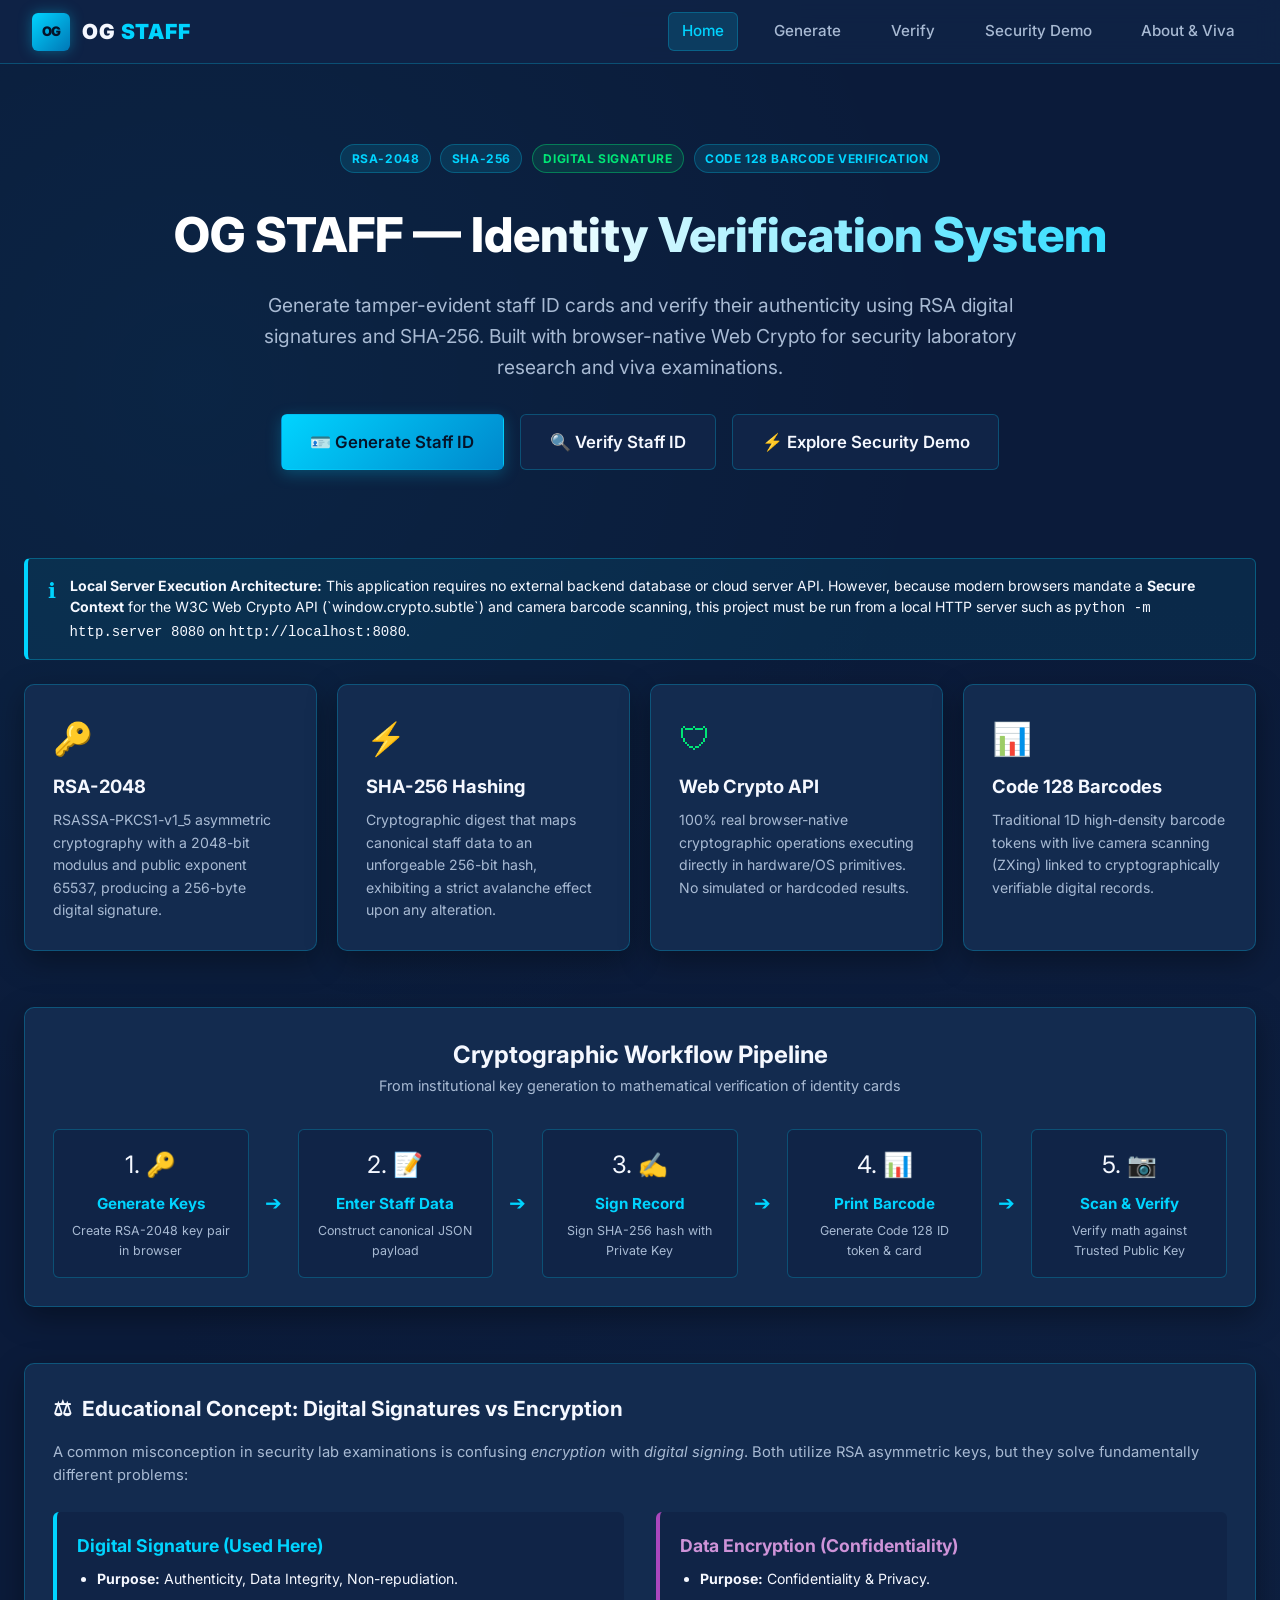
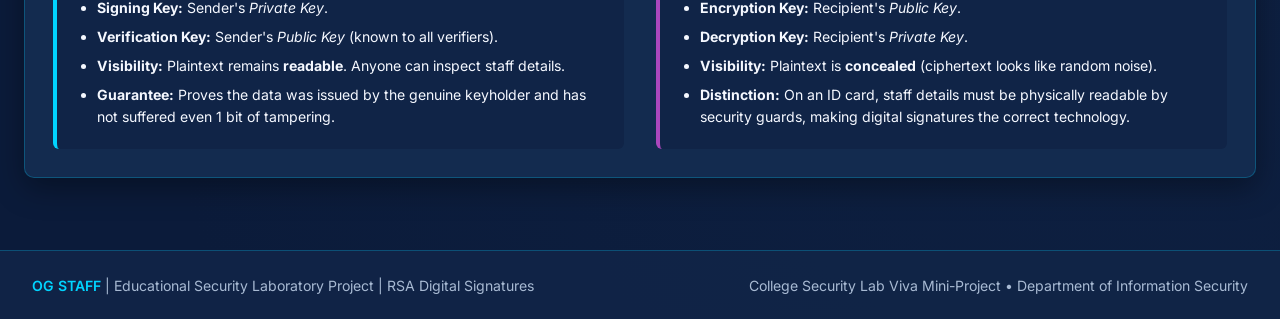
<file: index.html>
﻿<!DOCTYPE html>
<html lang="en">
<head>
  <meta charset="UTF-8">
  <meta name="viewport" content="width=device-width, initial-scale=1.0">
  <title>OG STAFF — RSA Digital Signature Staff Verification</title>
  <link rel="preconnect" href="https://fonts.googleapis.com">
  <link rel="preconnect" href="https://fonts.gstatic.com" crossorigin>
  <link href="https://fonts.googleapis.com/css2?family=Inter:wght@400;500;600;700;800&family=JetBrains+Mono:wght@400;600&display=swap" rel="stylesheet">
  <link rel="stylesheet" href="css/style.css">
</head>
<body>

  <!-- Site Navigation -->
  <header class="site-header">
    <div class="header-container">
      <a href="index.html" class="brand">
        <div class="brand-icon">OG</div>
        <div class="brand-text">OG <span>STAFF</span></div>
      </a>
      <nav>
        <ul class="nav-links">
          <li><a href="index.html" class="active">Home</a></li>
          <li><a href="generate.html">Generate</a></li>
          <li><a href="verify.html">Verify</a></li>
          <li><a href="demo.html">Security Demo</a></li>
          <li><a href="about.html">About & Viva</a></li>
        </ul>
      </nav>
    </div>
  </header>

  <!-- Main Content -->
  <main class="main-wrapper">
    
    <!-- Hero Section -->
    <section class="page-header" style="padding: 2.5rem 0 3.5rem;">
      <div style="display: flex; justify-content: center; gap: 0.6rem; flex-wrap: wrap; margin-bottom: 1.5rem;">
        <span class="badge badge-cyan">RSA-2048</span>
        <span class="badge badge-cyan">SHA-256</span>
        <span class="badge badge-success">DIGITAL SIGNATURE</span>
        <span class="badge badge-cyan">CODE 128 BARCODE VERIFICATION</span>
      </div>

      <h1 class="page-title" style="font-size: 3rem; margin-bottom: 1rem;">
        OG STAFF — Identity Verification System
      </h1>
      <p class="page-subtitle" style="font-size: 1.2rem; max-width: 780px;">
        Generate tamper-evident staff ID cards and verify their authenticity using RSA digital signatures and SHA-256. Built with browser-native Web Crypto for security laboratory research and viva examinations.
      </p>

      <div style="display: flex; justify-content: center; gap: 1rem; flex-wrap: wrap; margin-top: 2rem;">
        <a href="generate.html" class="btn btn-primary" style="font-size: 1.05rem; padding: 0.85rem 1.8rem;">
          🪪 Generate Staff ID
        </a>
        <a href="verify.html" class="btn btn-secondary" style="font-size: 1.05rem; padding: 0.85rem 1.8rem;">
          🔍 Verify Staff ID
        </a>
        <a href="demo.html" class="btn btn-secondary" style="font-size: 1.05rem; padding: 0.85rem 1.8rem;">
          ⚡ Explore Security Demo
        </a>
      </div>
    </section>

    <!-- Architecture & Localhost Callout -->
    <div class="security-warning-banner" style="background: rgba(0, 212, 255, 0.08); border-color: rgba(0, 212, 255, 0.3); border-left-color: var(--cyan-accent); color: var(--text-main);">
      <span class="security-warning-icon" style="color: var(--cyan-accent);">ℹ</span>
      <div>
        <strong>Local Server Execution Architecture:</strong>
        This application requires no external backend database or cloud server API. However, because modern browsers mandate a <strong>Secure Context</strong> for the W3C Web Crypto API (`window.crypto.subtle`) and camera barcode scanning, this project must be run from a local HTTP server such as <code>python -m http.server 8080</code> on <code>http://localhost:8080</code>.
      </div>
    </div>

    <!-- 4 Features / Stat Cards -->
    <section style="margin-bottom: 3.5rem;">
      <div class="grid-4">
        <div class="card" style="margin-bottom: 0;">
          <div style="font-size: 2rem; margin-bottom: 0.5rem; color: var(--cyan-accent);">🔑</div>
          <h3 class="card-title" style="font-size: 1.15rem; margin-bottom: 0.5rem;">RSA-2048</h3>
          <p style="color: var(--text-muted); font-size: 0.88rem;">
            RSASSA-PKCS1-v1_5 asymmetric cryptography with a 2048-bit modulus and public exponent 65537, producing a 256-byte digital signature.
          </p>
        </div>

        <div class="card" style="margin-bottom: 0;">
          <div style="font-size: 2rem; margin-bottom: 0.5rem; color: var(--cyan-accent);">⚡</div>
          <h3 class="card-title" style="font-size: 1.15rem; margin-bottom: 0.5rem;">SHA-256 Hashing</h3>
          <p style="color: var(--text-muted); font-size: 0.88rem;">
            Cryptographic digest that maps canonical staff data to an unforgeable 256-bit hash, exhibiting a strict avalanche effect upon any alteration.
          </p>
        </div>

        <div class="card" style="margin-bottom: 0;">
          <div style="font-size: 2rem; margin-bottom: 0.5rem; color: var(--color-success);">🛡</div>
          <h3 class="card-title" style="font-size: 1.15rem; margin-bottom: 0.5rem;">Web Crypto API</h3>
          <p style="color: var(--text-muted); font-size: 0.88rem;">
            100% real browser-native cryptographic operations executing directly in hardware/OS primitives. No simulated or hardcoded results.
          </p>
        </div>

        <div class="card" style="margin-bottom: 0;">
          <div style="font-size: 2rem; margin-bottom: 0.5rem; color: var(--cyan-accent);">📊</div>
          <h3 class="card-title" style="font-size: 1.15rem; margin-bottom: 0.5rem;">Code 128 Barcodes</h3>
          <p style="color: var(--text-muted); font-size: 0.88rem;">
            Traditional 1D high-density barcode tokens with live camera scanning (ZXing) linked to cryptographically verifiable digital records.
          </p>
        </div>
      </div>
    </section>

    <!-- Workflow Section -->
    <section class="card" style="margin-bottom: 3.5rem;">
      <h2 class="card-title" style="font-size: 1.5rem; justify-content: center; margin-bottom: 0.5rem;">
        Cryptographic Workflow Pipeline
      </h2>
      <p class="card-subtitle" style="text-align: center; margin-bottom: 2rem;">
        From institutional key generation to mathematical verification of identity cards
      </p>

      <div style="display: flex; justify-content: space-between; align-items: center; flex-wrap: wrap; gap: 1rem; position: relative;">
        
        <div style="flex: 1; min-width: 150px; text-align: center; padding: 1rem; background: var(--bg-secondary); border-radius: var(--radius-sm); border: 1px solid var(--cyan-border);">
          <div style="font-size: 1.5rem; margin-bottom: 0.4rem;">1. 🔑</div>
          <strong style="color: var(--cyan-accent); font-size: 0.95rem;">Generate Keys</strong>
          <p style="font-size: 0.78rem; color: var(--text-muted); margin-top: 0.25rem;">Create RSA-2048 key pair in browser</p>
        </div>

        <div style="color: var(--cyan-accent); font-size: 1.25rem;">➔</div>

        <div style="flex: 1; min-width: 150px; text-align: center; padding: 1rem; background: var(--bg-secondary); border-radius: var(--radius-sm); border: 1px solid var(--cyan-border);">
          <div style="font-size: 1.5rem; margin-bottom: 0.4rem;">2. 📝</div>
          <strong style="color: var(--cyan-accent); font-size: 0.95rem;">Enter Staff Data</strong>
          <p style="font-size: 0.78rem; color: var(--text-muted); margin-top: 0.25rem;">Construct canonical JSON payload</p>
        </div>

        <div style="color: var(--cyan-accent); font-size: 1.25rem;">➔</div>

        <div style="flex: 1; min-width: 150px; text-align: center; padding: 1rem; background: var(--bg-secondary); border-radius: var(--radius-sm); border: 1px solid var(--cyan-border);">
          <div style="font-size: 1.5rem; margin-bottom: 0.4rem;">3. ✍</div>
          <strong style="color: var(--cyan-accent); font-size: 0.95rem;">Sign Record</strong>
          <p style="font-size: 0.78rem; color: var(--text-muted); margin-top: 0.25rem;">Sign SHA-256 hash with Private Key</p>
        </div>

        <div style="color: var(--cyan-accent); font-size: 1.25rem;">➔</div>

        <div style="flex: 1; min-width: 150px; text-align: center; padding: 1rem; background: var(--bg-secondary); border-radius: var(--radius-sm); border: 1px solid var(--cyan-border);">
          <div style="font-size: 1.5rem; margin-bottom: 0.4rem;">4. 📊</div>
          <strong style="color: var(--cyan-accent); font-size: 0.95rem;">Print Barcode</strong>
          <p style="font-size: 0.78rem; color: var(--text-muted); margin-top: 0.25rem;">Generate Code 128 ID token & card</p>
        </div>

        <div style="color: var(--cyan-accent); font-size: 1.25rem;">➔</div>

        <div style="flex: 1; min-width: 150px; text-align: center; padding: 1rem; background: var(--bg-secondary); border-radius: var(--radius-sm); border: 1px solid var(--cyan-border);">
          <div style="font-size: 1.5rem; margin-bottom: 0.4rem;">5. 📷</div>
          <strong style="color: var(--cyan-accent); font-size: 0.95rem;">Scan & Verify</strong>
          <p style="font-size: 0.78rem; color: var(--text-muted); margin-top: 0.25rem;">Verify math against Trusted Public Key</p>
        </div>

      </div>
    </section>

    <!-- Digital Signatures vs Encryption Concept -->
    <section class="card" style="margin-bottom: 2rem;">
      <h2 class="card-title">
        <span>⚖</span> Educational Concept: Digital Signatures vs Encryption
      </h2>
      <p style="color: var(--text-muted); font-size: 0.92rem; margin-bottom: 1.5rem;">
        A common misconception in security lab examinations is confusing <em>encryption</em> with <em>digital signing</em>. Both utilize RSA asymmetric keys, but they solve fundamentally different problems:
      </p>

      <div class="grid-2">
        <div style="padding: 1.25rem; background: var(--bg-secondary); border-radius: var(--radius-sm); border-left: 4px solid var(--cyan-accent);">
          <h4 style="color: var(--cyan-accent); margin-bottom: 0.5rem; font-size: 1.1rem;">Digital Signature (Used Here)</h4>
          <ul style="padding-left: 1.25rem; color: var(--text-main); font-size: 0.88rem; display: flex; flex-direction: column; gap: 0.4rem;">
            <li><strong>Purpose:</strong> Authenticity, Data Integrity, Non-repudiation.</li>
            <li><strong>Signing Key:</strong> Sender's <em>Private Key</em>.</li>
            <li><strong>Verification Key:</strong> Sender's <em>Public Key</em> (known to all verifiers).</li>
            <li><strong>Visibility:</strong> Plaintext remains <strong>readable</strong>. Anyone can inspect staff details.</li>
            <li><strong>Guarantee:</strong> Proves the data was issued by the genuine keyholder and has not suffered even 1 bit of tampering.</li>
          </ul>
        </div>

        <div style="padding: 1.25rem; background: var(--bg-secondary); border-radius: var(--radius-sm); border-left: 4px solid #ab47bc;">
          <h4 style="color: #ce93d8; margin-bottom: 0.5rem; font-size: 1.1rem;">Data Encryption (Confidentiality)</h4>
          <ul style="padding-left: 1.25rem; color: var(--text-main); font-size: 0.88rem; display: flex; flex-direction: column; gap: 0.4rem;">
            <li><strong>Purpose:</strong> Confidentiality & Privacy.</li>
            <li><strong>Encryption Key:</strong> Recipient's <em>Public Key</em>.</li>
            <li><strong>Decryption Key:</strong> Recipient's <em>Private Key</em>.</li>
            <li><strong>Visibility:</strong> Plaintext is <strong>concealed</strong> (ciphertext looks like random noise).</li>
            <li><strong>Distinction:</strong> On an ID card, staff details must be physically readable by security guards, making digital signatures the correct technology.</li>
          </ul>
        </div>
      </div>
    </section>

  </main>

  <!-- Site Footer -->
  <footer class="site-footer">
    <div style="max-width: 1280px; margin: 0 auto; display: flex; justify-content: space-between; align-items: center; flex-wrap: wrap; gap: 1rem;">
      <div>
        <span class="footer-highlight">OG STAFF</span> | Educational Security Laboratory Project | RSA Digital Signatures
      </div>
      <div>
        College Security Lab Viva Mini-Project &bull; Department of Information Security
      </div>
    </div>
  </footer>

  <script type="module" src="js/common.js"></script>
</body>
</html>
</file>
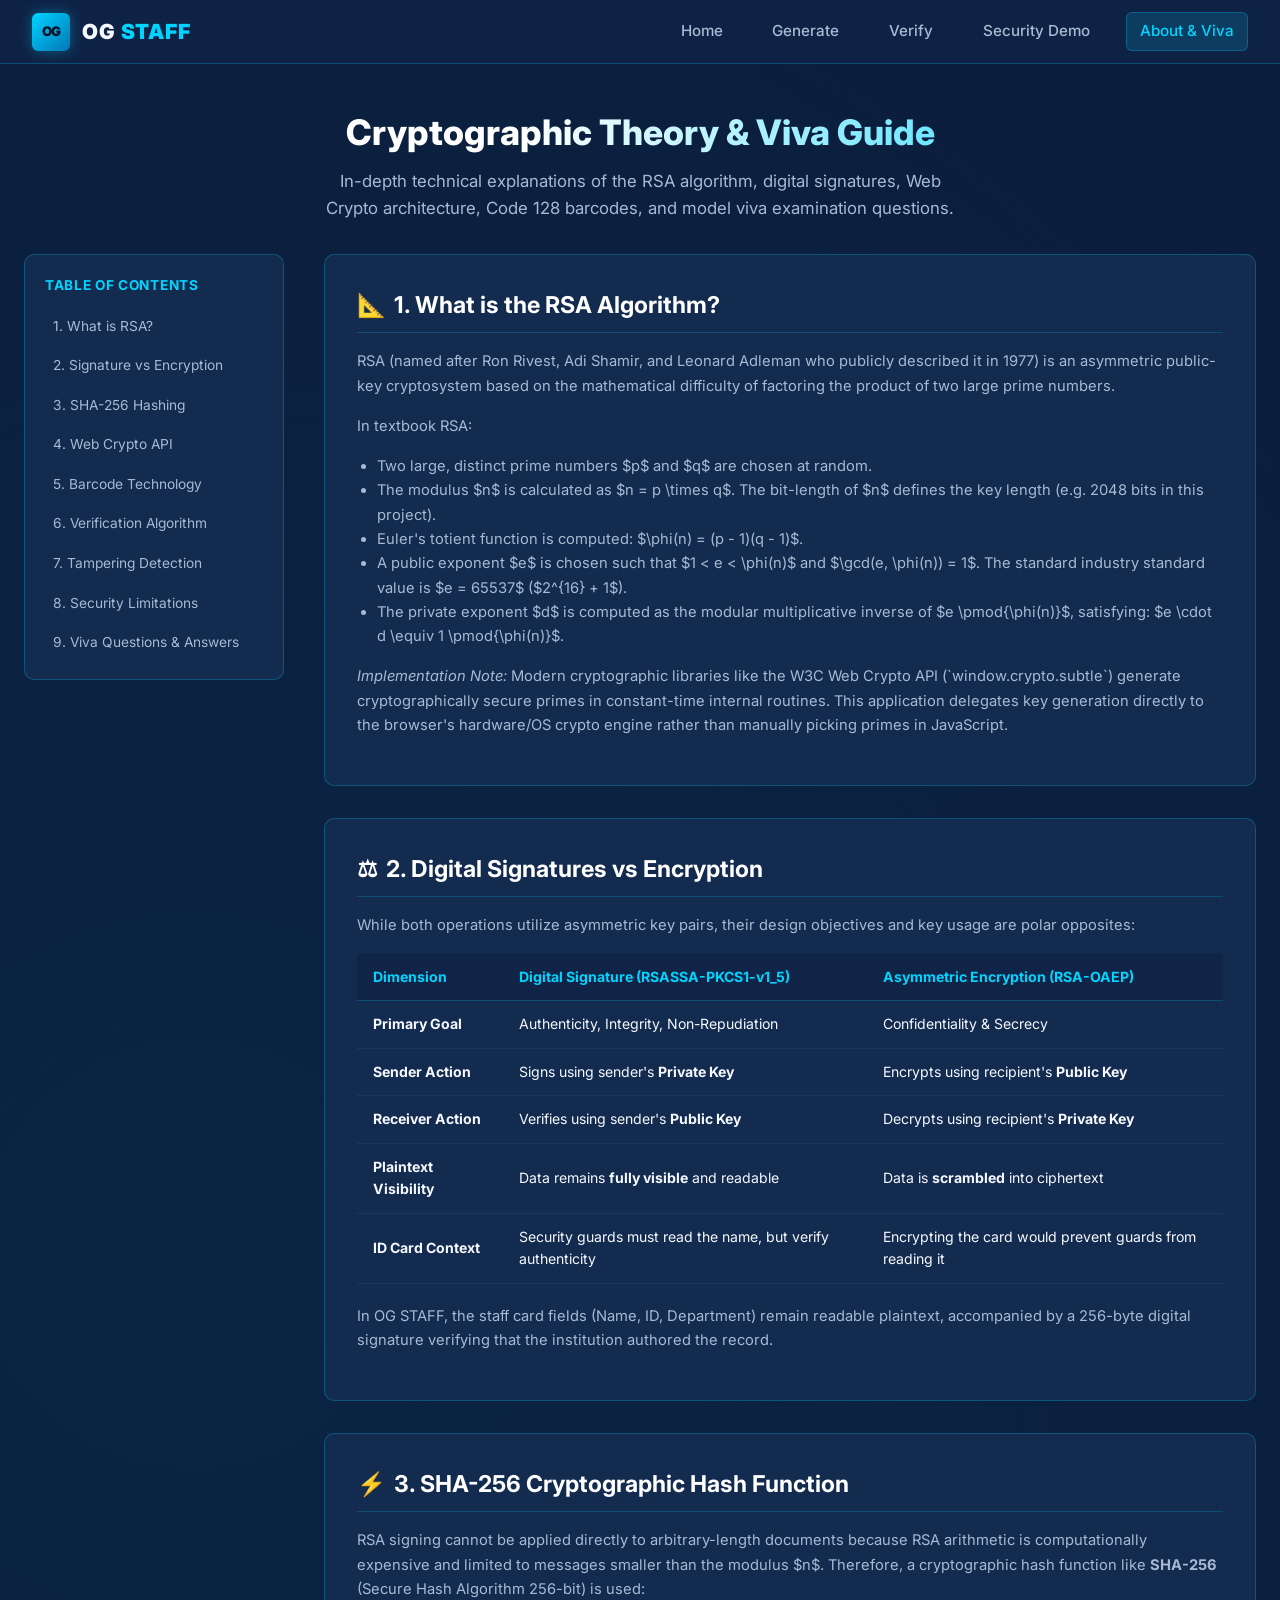
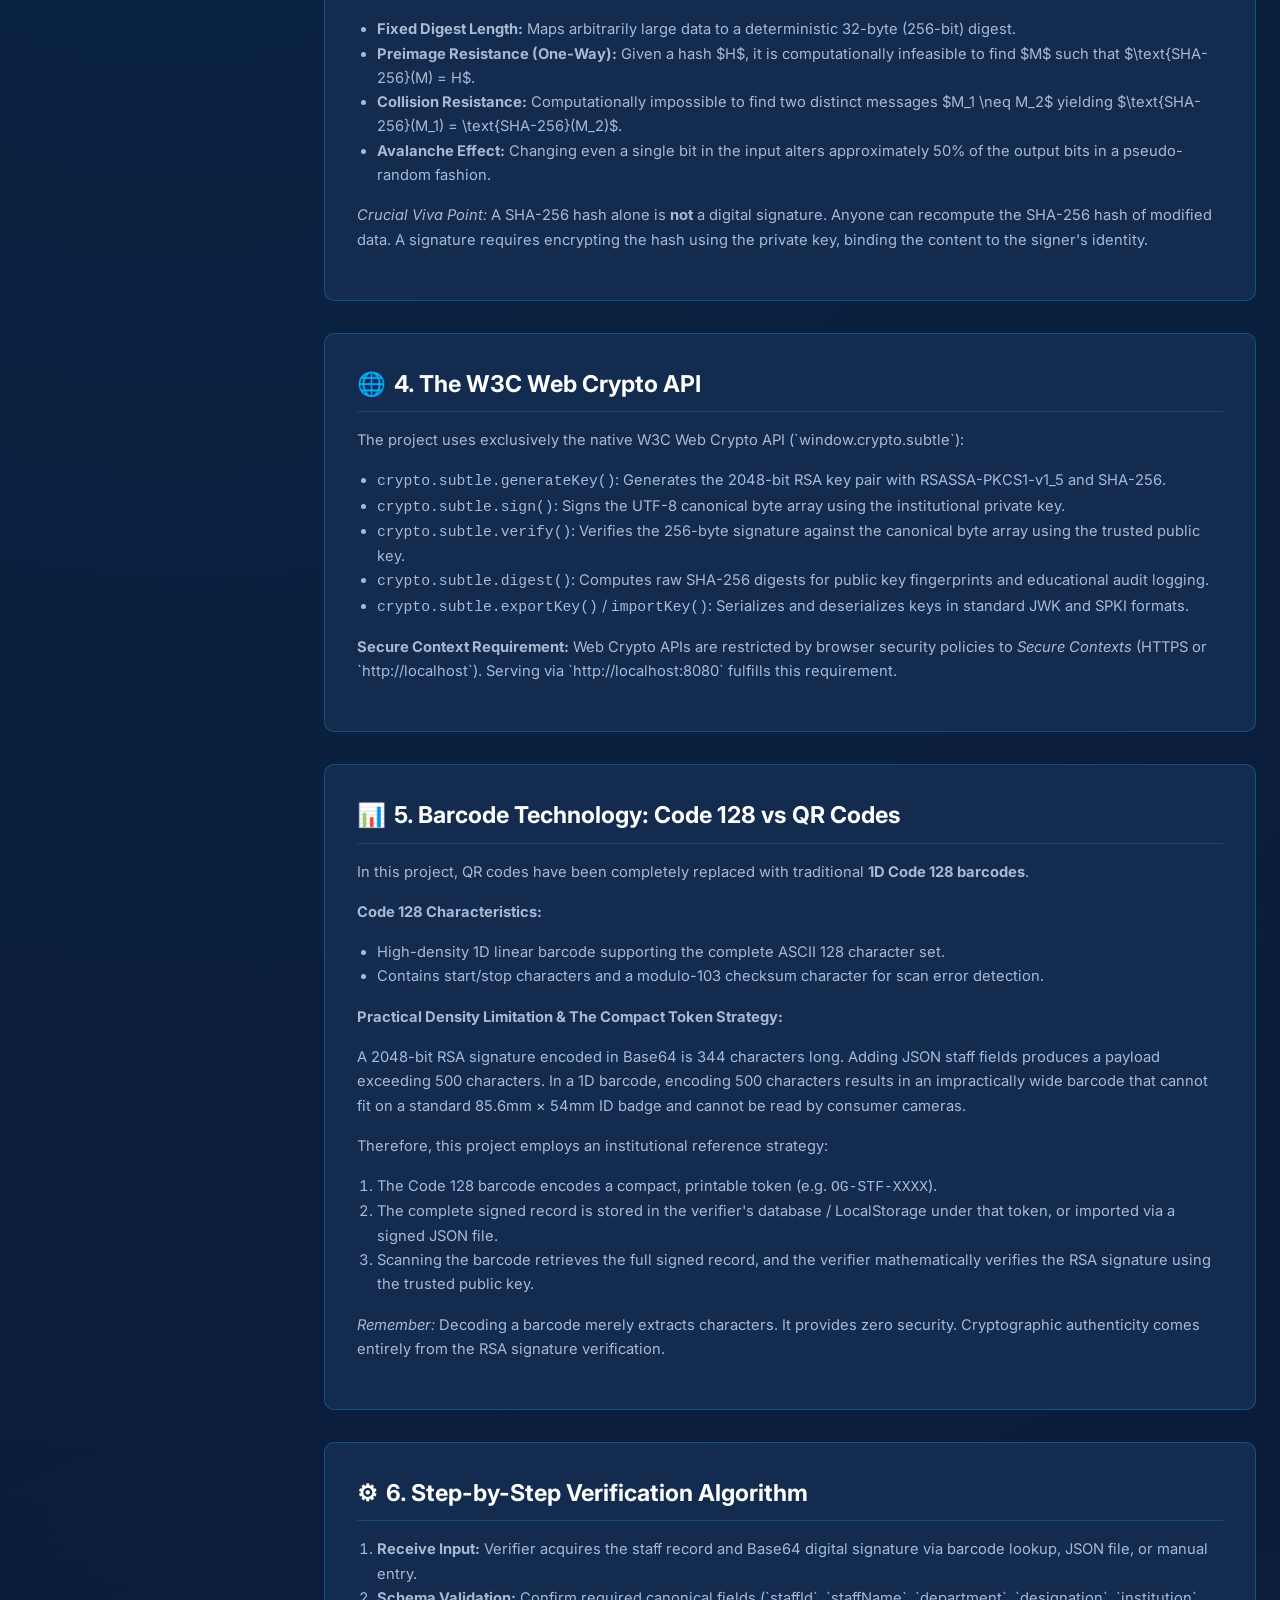
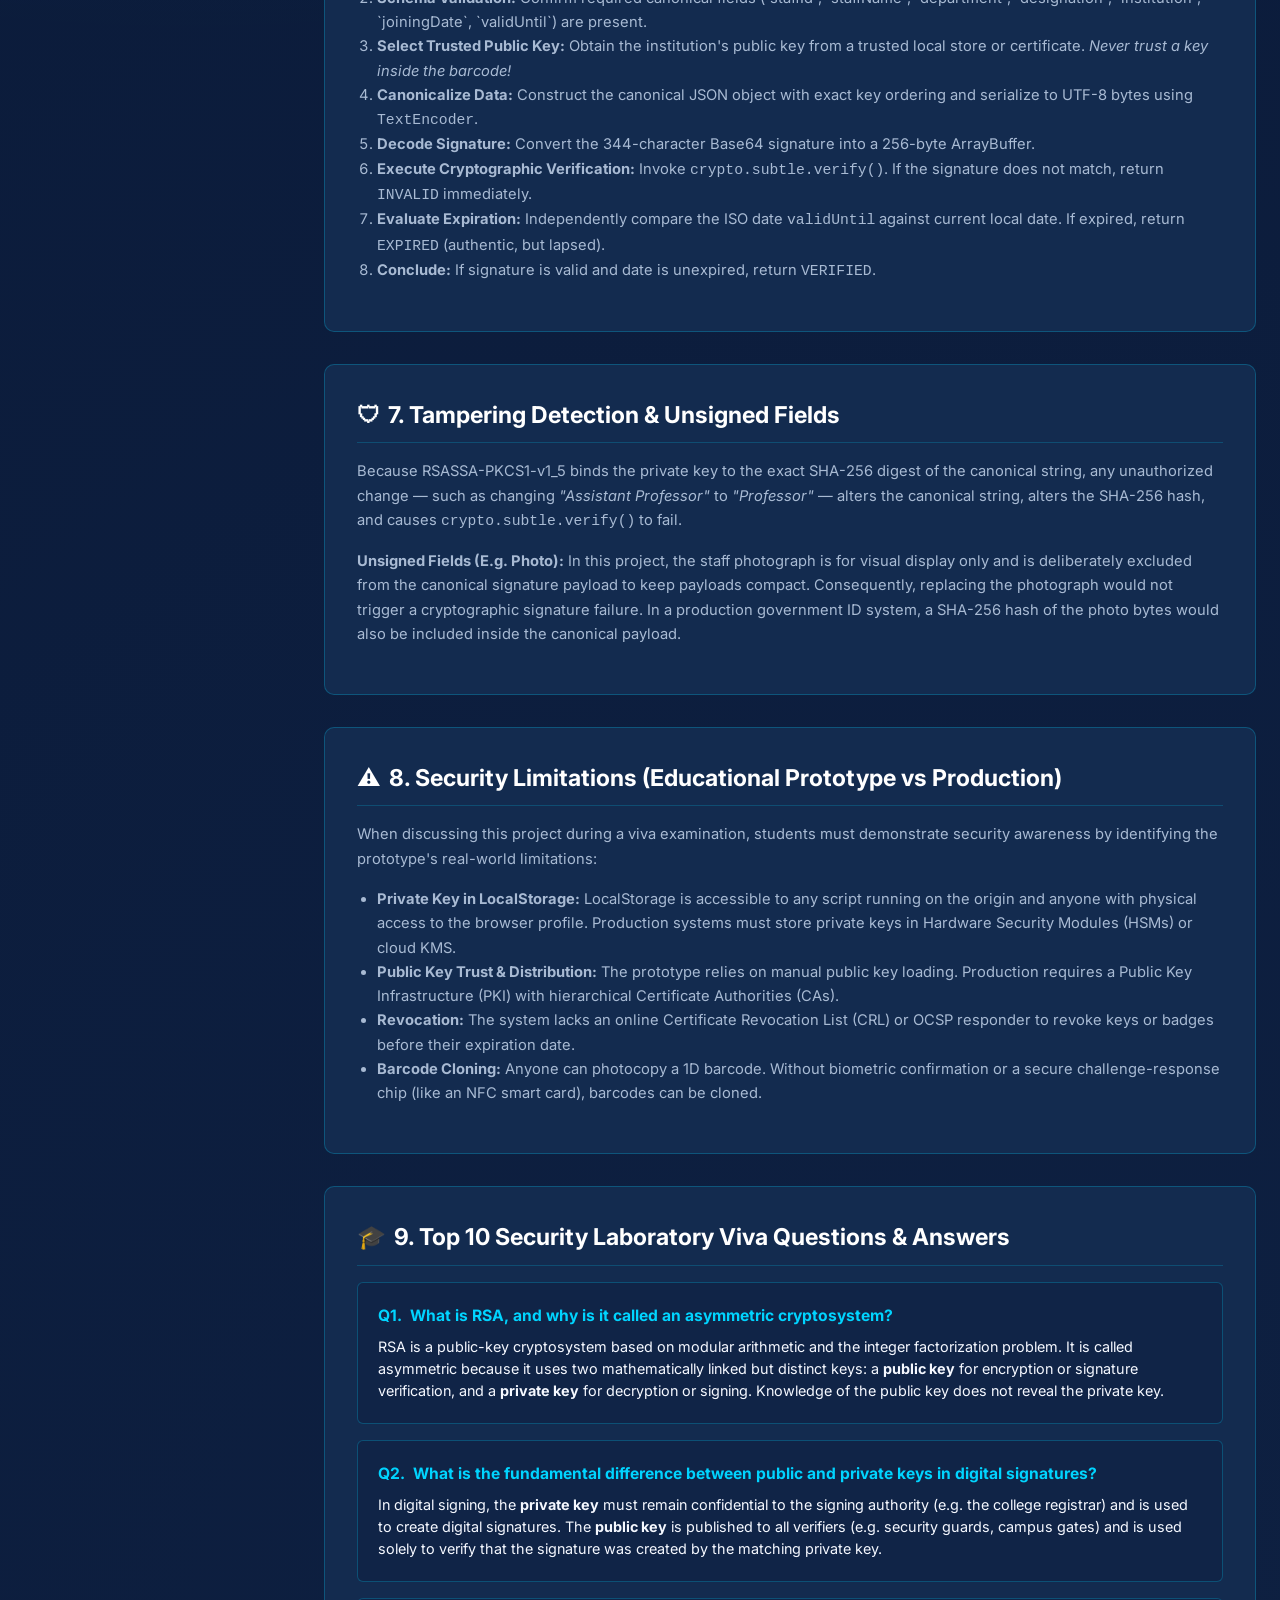
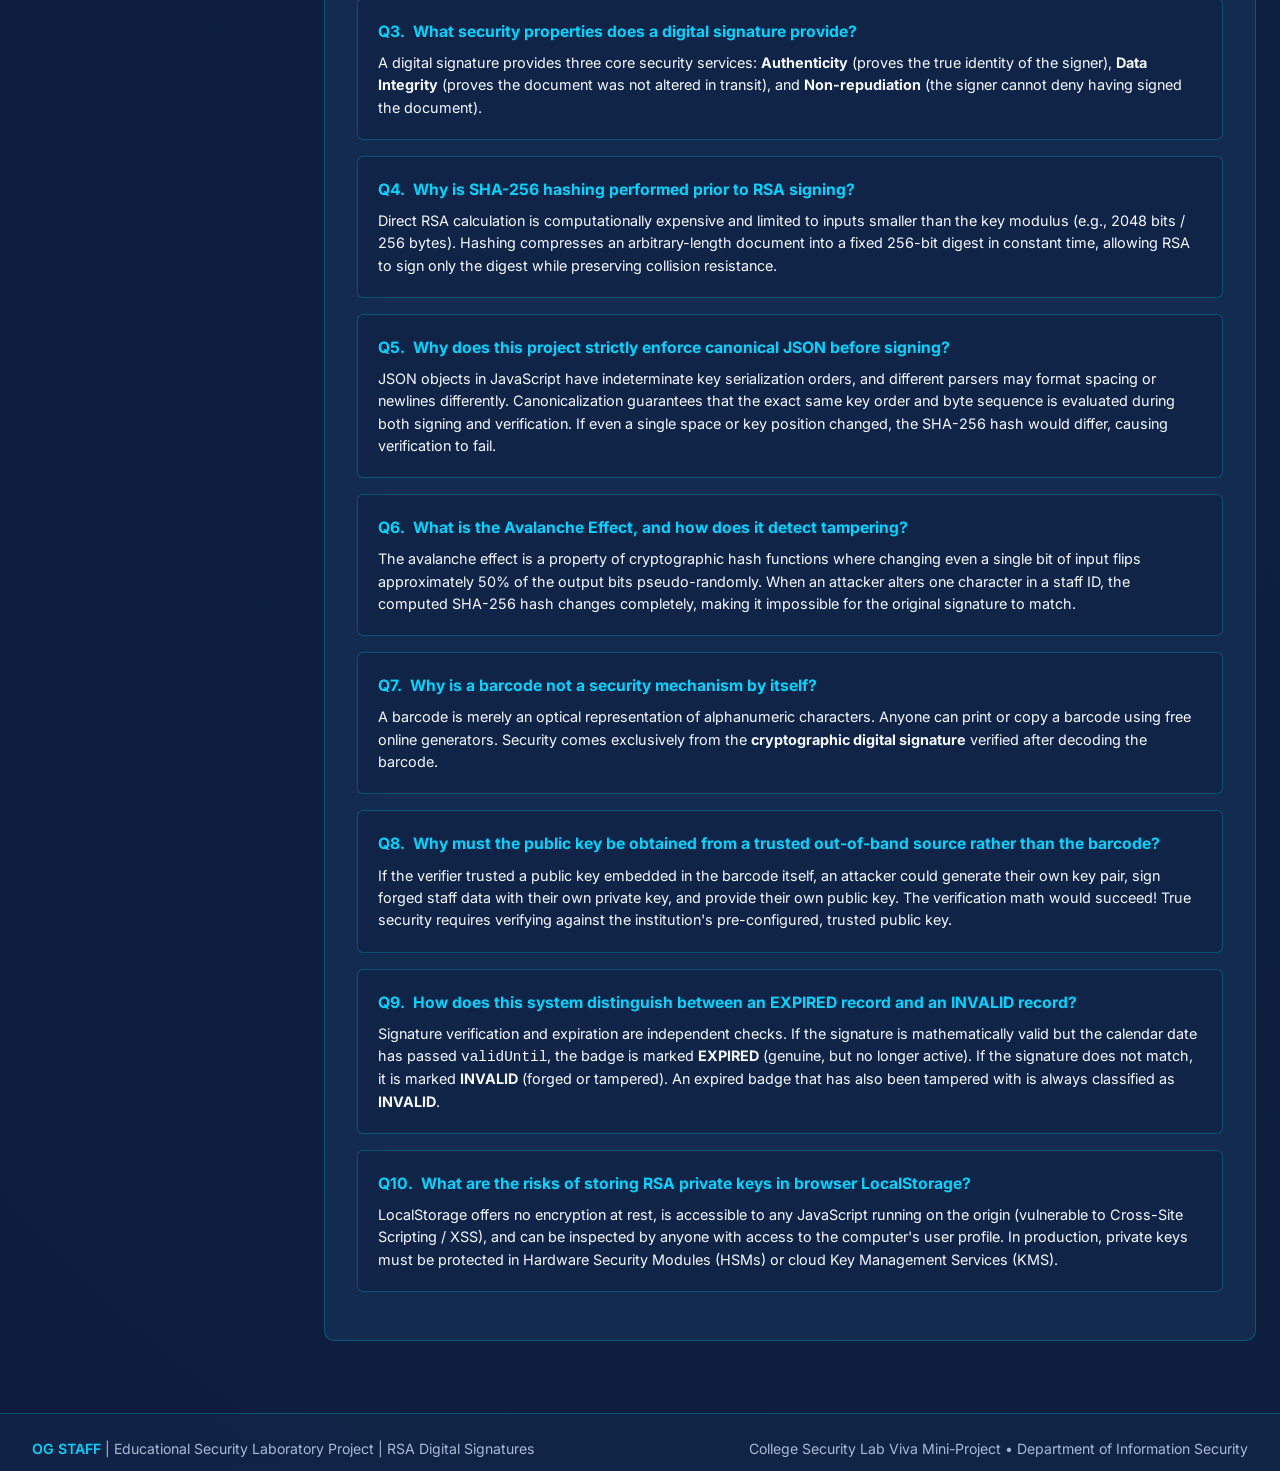
<file: about.html>
﻿<!DOCTYPE html>
<html lang="en">
<head>
  <meta charset="UTF-8">
  <meta name="viewport" content="width=device-width, initial-scale=1.0">
  <title>About & Viva Preparation — OG STAFF</title>
  <link rel="preconnect" href="https://fonts.googleapis.com">
  <link rel="preconnect" href="https://fonts.gstatic.com" crossorigin>
  <link href="https://fonts.googleapis.com/css2?family=Inter:wght@400;500;600;700;800&family=JetBrains+Mono:wght@400;600&display=swap" rel="stylesheet">
  <link rel="stylesheet" href="css/style.css">
  <style>
    .about-layout {
      display: grid;
      grid-template-columns: 260px 1fr;
      gap: 2.5rem;
      align-items: start;
    }
    .about-sidebar {
      position: sticky;
      top: 80px;
      background: var(--bg-card);
      border: 1px solid var(--cyan-border);
      border-radius: var(--radius-md);
      padding: 1.25rem;
    }
    .about-sidebar-title {
      font-size: 0.85rem;
      font-weight: 700;
      color: var(--cyan-accent);
      text-transform: uppercase;
      letter-spacing: 0.05em;
      margin-bottom: 0.75rem;
    }
    .about-nav-list {
      list-style: none;
      display: flex;
      flex-direction: column;
      gap: 0.4rem;
    }
    .about-nav-list a {
      font-size: 0.86rem;
      color: var(--text-muted);
      display: block;
      padding: 0.35rem 0.5rem;
      border-radius: var(--radius-sm);
      text-decoration: none;
      transition: var(--transition);
    }
    .about-nav-list a:hover {
      color: var(--cyan-accent);
      background: rgba(0, 212, 255, 0.08);
    }
    .about-section {
      background: var(--bg-card);
      border: 1px solid var(--cyan-border);
      border-radius: var(--radius-md);
      padding: 2rem;
      margin-bottom: 2rem;
      scroll-margin-top: 90px;
    }
    .about-section h2 {
      font-size: 1.45rem;
      font-weight: 700;
      color: #ffffff;
      margin-bottom: 1rem;
      display: flex;
      align-items: center;
      gap: 0.5rem;
      border-bottom: 1px solid rgba(0, 212, 255, 0.2);
      padding-bottom: 0.5rem;
    }
    .about-section p, .about-section li {
      font-size: 0.92rem;
      color: var(--text-muted);
      line-height: 1.65;
    }
    .about-section p {
      margin-bottom: 1rem;
    }
    .about-section ul, .about-section ol {
      padding-left: 1.25rem;
      margin-bottom: 1rem;
    }
    .qa-card {
      background: var(--bg-secondary);
      border: 1px solid var(--cyan-border);
      border-radius: var(--radius-sm);
      padding: 1.25rem;
      margin-bottom: 1rem;
    }
    .qa-question {
      font-weight: 700;
      font-size: 0.98rem;
      color: var(--cyan-accent);
      margin-bottom: 0.5rem;
      display: flex;
      align-items: flex-start;
      gap: 0.5rem;
    }
    .qa-answer {
      font-size: 0.9rem;
      color: var(--text-main);
      line-height: 1.55;
    }
    @media (max-width: 992px) {
      .about-layout {
        grid-template-columns: 1fr;
      }
      .about-sidebar {
        position: relative;
        top: 0;
      }
    }
  </style>
</head>
<body>

  <!-- Site Navigation -->
  <header class="site-header">
    <div class="header-container">
      <a href="index.html" class="brand">
        <div class="brand-icon">OG</div>
        <div class="brand-text">OG <span>STAFF</span></div>
      </a>
      <nav>
        <ul class="nav-links">
          <li><a href="index.html">Home</a></li>
          <li><a href="generate.html">Generate</a></li>
          <li><a href="verify.html">Verify</a></li>
          <li><a href="demo.html">Security Demo</a></li>
          <li><a href="about.html" class="active">About & Viva</a></li>
        </ul>
      </nav>
    </div>
  </header>

  <!-- Main Content -->
  <main class="main-wrapper">

    <!-- Page Header -->
    <div class="page-header">
      <h1 class="page-title">Cryptographic Theory & Viva Guide</h1>
      <p class="page-subtitle">
        In-depth technical explanations of the RSA algorithm, digital signatures, Web Crypto architecture, Code 128 barcodes, and model viva examination questions.
      </p>
    </div>

    <div class="about-layout">
      
      <!-- Sticky Sidebar Navigation -->
      <aside class="about-sidebar">
        <div class="about-sidebar-title">Table of Contents</div>
        <ul class="about-nav-list">
          <li><a href="#sec-rsa">1. What is RSA?</a></li>
          <li><a href="#sec-vs">2. Signature vs Encryption</a></li>
          <li><a href="#sec-sha256">3. SHA-256 Hashing</a></li>
          <li><a href="#sec-webcrypto">4. Web Crypto API</a></li>
          <li><a href="#sec-barcode">5. Barcode Technology</a></li>
          <li><a href="#sec-algorithm">6. Verification Algorithm</a></li>
          <li><a href="#sec-tampering">7. Tampering Detection</a></li>
          <li><a href="#sec-limitations">8. Security Limitations</a></li>
          <li><a href="#sec-viva">9. Viva Questions & Answers</a></li>
        </ul>
      </aside>

      <!-- Content Sections -->
      <div class="about-content">

        <!-- 10.1 What is RSA? -->
        <section id="sec-rsa" class="about-section">
          <h2><span>📐</span> 1. What is the RSA Algorithm?</h2>
          <p>
            RSA (named after Ron Rivest, Adi Shamir, and Leonard Adleman who publicly described it in 1977) is an asymmetric public-key cryptosystem based on the mathematical difficulty of factoring the product of two large prime numbers.
          </p>
          <p>
            In textbook RSA:
          </p>
          <ul>
            <li>Two large, distinct prime numbers $p$ and $q$ are chosen at random.</li>
            <li>The modulus $n$ is calculated as $n = p \times q$. The bit-length of $n$ defines the key length (e.g. 2048 bits in this project).</li>
            <li>Euler's totient function is computed: $\phi(n) = (p - 1)(q - 1)$.</li>
            <li>A public exponent $e$ is chosen such that $1 < e < \phi(n)$ and $\gcd(e, \phi(n)) = 1$. The standard industry standard value is $e = 65537$ ($2^{16} + 1$).</li>
            <li>The private exponent $d$ is computed as the modular multiplicative inverse of $e \pmod{\phi(n)}$, satisfying: $e \cdot d \equiv 1 \pmod{\phi(n)}$.</li>
          </ul>
          <p>
            <em>Implementation Note:</em> Modern cryptographic libraries like the W3C Web Crypto API (`window.crypto.subtle`) generate cryptographically secure primes in constant-time internal routines. This application delegates key generation directly to the browser's hardware/OS crypto engine rather than manually picking primes in JavaScript.
          </p>
        </section>

        <!-- 10.2 Digital Signature vs Encryption -->
        <section id="sec-vs" class="about-section">
          <h2><span>⚖</span> 2. Digital Signatures vs Encryption</h2>
          <p>
            While both operations utilize asymmetric key pairs, their design objectives and key usage are polar opposites:
          </p>

          <div class="table-responsive">
            <table class="data-table" style="margin-bottom: 1.25rem;">
              <thead>
                <tr>
                  <th>Dimension</th>
                  <th>Digital Signature (RSASSA-PKCS1-v1_5)</th>
                  <th>Asymmetric Encryption (RSA-OAEP)</th>
                </tr>
              </thead>
              <tbody>
                <tr>
                  <td><strong>Primary Goal</strong></td>
                  <td>Authenticity, Integrity, Non-Repudiation</td>
                  <td>Confidentiality & Secrecy</td>
                </tr>
                <tr>
                  <td><strong>Sender Action</strong></td>
                  <td>Signs using sender's <strong>Private Key</strong></td>
                  <td>Encrypts using recipient's <strong>Public Key</strong></td>
                </tr>
                <tr>
                  <td><strong>Receiver Action</strong></td>
                  <td>Verifies using sender's <strong>Public Key</strong></td>
                  <td>Decrypts using recipient's <strong>Private Key</strong></td>
                </tr>
                <tr>
                  <td><strong>Plaintext Visibility</strong></td>
                  <td>Data remains <strong>fully visible</strong> and readable</td>
                  <td>Data is <strong>scrambled</strong> into ciphertext</td>
                </tr>
                <tr>
                  <td><strong>ID Card Context</strong></td>
                  <td>Security guards must read the name, but verify authenticity</td>
                  <td>Encrypting the card would prevent guards from reading it</td>
                </tr>
              </tbody>
            </table>
          </div>
          <p>
            In OG STAFF, the staff card fields (Name, ID, Department) remain readable plaintext, accompanied by a 256-byte digital signature verifying that the institution authored the record.
          </p>
        </section>

        <!-- 10.3 SHA-256 -->
        <section id="sec-sha256" class="about-section">
          <h2><span>⚡</span> 3. SHA-256 Cryptographic Hash Function</h2>
          <p>
            RSA signing cannot be applied directly to arbitrary-length documents because RSA arithmetic is computationally expensive and limited to messages smaller than the modulus $n$. Therefore, a cryptographic hash function like <strong>SHA-256</strong> (Secure Hash Algorithm 256-bit) is used:
          </p>
          <ul>
            <li><strong>Fixed Digest Length:</strong> Maps arbitrarily large data to a deterministic 32-byte (256-bit) digest.</li>
            <li><strong>Preimage Resistance (One-Way):</strong> Given a hash $H$, it is computationally infeasible to find $M$ such that $\text{SHA-256}(M) = H$.</li>
            <li><strong>Collision Resistance:</strong> Computationally impossible to find two distinct messages $M_1 \neq M_2$ yielding $\text{SHA-256}(M_1) = \text{SHA-256}(M_2)$.</li>
            <li><strong>Avalanche Effect:</strong> Changing even a single bit in the input alters approximately 50% of the output bits in a pseudo-random fashion.</li>
          </ul>
          <p>
            <em>Crucial Viva Point:</em> A SHA-256 hash alone is <strong>not</strong> a digital signature. Anyone can recompute the SHA-256 hash of modified data. A signature requires encrypting the hash using the private key, binding the content to the signer's identity.
          </p>
        </section>

        <!-- 10.4 Web Crypto API -->
        <section id="sec-webcrypto" class="about-section">
          <h2><span>🌐</span> 4. The W3C Web Crypto API</h2>
          <p>
            The project uses exclusively the native W3C Web Crypto API (`window.crypto.subtle`):
          </p>
          <ul>
            <li><code>crypto.subtle.generateKey()</code>: Generates the 2048-bit RSA key pair with RSASSA-PKCS1-v1_5 and SHA-256.</li>
            <li><code>crypto.subtle.sign()</code>: Signs the UTF-8 canonical byte array using the institutional private key.</li>
            <li><code>crypto.subtle.verify()</code>: Verifies the 256-byte signature against the canonical byte array using the trusted public key.</li>
            <li><code>crypto.subtle.digest()</code>: Computes raw SHA-256 digests for public key fingerprints and educational audit logging.</li>
            <li><code>crypto.subtle.exportKey()</code> / <code>importKey()</code>: Serializes and deserializes keys in standard JWK and SPKI formats.</li>
          </ul>
          <p>
            <strong>Secure Context Requirement:</strong> Web Crypto APIs are restricted by browser security policies to <em>Secure Contexts</em> (HTTPS or `http://localhost`). Serving via `http://localhost:8080` fulfills this requirement.
          </p>
        </section>

        <!-- 10.5 Barcode Technology -->
        <section id="sec-barcode" class="about-section">
          <h2><span>📊</span> 5. Barcode Technology: Code 128 vs QR Codes</h2>
          <p>
            In this project, QR codes have been completely replaced with traditional <strong>1D Code 128 barcodes</strong>.
          </p>
          <p>
            <strong>Code 128 Characteristics:</strong>
          </p>
          <ul>
            <li>High-density 1D linear barcode supporting the complete ASCII 128 character set.</li>
            <li>Contains start/stop characters and a modulo-103 checksum character for scan error detection.</li>
          </ul>
          <p>
            <strong>Practical Density Limitation & The Compact Token Strategy:</strong>
          </p>
          <p>
            A 2048-bit RSA signature encoded in Base64 is 344 characters long. Adding JSON staff fields produces a payload exceeding 500 characters. In a 1D barcode, encoding 500 characters results in an impractically wide barcode that cannot fit on a standard 85.6mm &times; 54mm ID badge and cannot be read by consumer cameras.
          </p>
          <p>
            Therefore, this project employs an institutional reference strategy:
          </p>
          <ol>
            <li>The Code 128 barcode encodes a compact, printable token (e.g. <code>OG-STF-XXXX</code>).</li>
            <li>The complete signed record is stored in the verifier's database / LocalStorage under that token, or imported via a signed JSON file.</li>
            <li>Scanning the barcode retrieves the full signed record, and the verifier mathematically verifies the RSA signature using the trusted public key.</li>
          </ol>
          <p>
            <em>Remember:</em> Decoding a barcode merely extracts characters. It provides zero security. Cryptographic authenticity comes entirely from the RSA signature verification.
          </p>
        </section>

        <!-- 10.6 Signature Verification Algorithm -->
        <section id="sec-algorithm" class="about-section">
          <h2><span>⚙</span> 6. Step-by-Step Verification Algorithm</h2>
          <ol>
            <li><strong>Receive Input:</strong> Verifier acquires the staff record and Base64 digital signature via barcode lookup, JSON file, or manual entry.</li>
            <li><strong>Schema Validation:</strong> Confirm required canonical fields (`staffId`, `staffName`, `department`, `designation`, `institution`, `joiningDate`, `validUntil`) are present.</li>
            <li><strong>Select Trusted Public Key:</strong> Obtain the institution's public key from a trusted local store or certificate. <em>Never trust a key inside the barcode!</em></li>
            <li><strong>Canonicalize Data:</strong> Construct the canonical JSON object with exact key ordering and serialize to UTF-8 bytes using <code>TextEncoder</code>.</li>
            <li><strong>Decode Signature:</strong> Convert the 344-character Base64 signature into a 256-byte ArrayBuffer.</li>
            <li><strong>Execute Cryptographic Verification:</strong> Invoke <code>crypto.subtle.verify()</code>. If the signature does not match, return <code>INVALID</code> immediately.</li>
            <li><strong>Evaluate Expiration:</strong> Independently compare the ISO date <code>validUntil</code> against current local date. If expired, return <code>EXPIRED</code> (authentic, but lapsed).</li>
            <li><strong>Conclude:</strong> If signature is valid and date is unexpired, return <code>VERIFIED</code>.</li>
          </ol>
        </section>

        <!-- 10.7 Tampering Detection -->
        <section id="sec-tampering" class="about-section">
          <h2><span>🛡</span> 7. Tampering Detection & Unsigned Fields</h2>
          <p>
            Because RSASSA-PKCS1-v1_5 binds the private key to the exact SHA-256 digest of the canonical string, any unauthorized change — such as changing <em>"Assistant Professor"</em> to <em>"Professor"</em> — alters the canonical string, alters the SHA-256 hash, and causes <code>crypto.subtle.verify()</code> to fail.
          </p>
          <p>
            <strong>Unsigned Fields (E.g. Photo):</strong> In this project, the staff photograph is for visual display only and is deliberately excluded from the canonical signature payload to keep payloads compact. Consequently, replacing the photograph would not trigger a cryptographic signature failure. In a production government ID system, a SHA-256 hash of the photo bytes would also be included inside the canonical payload.
          </p>
        </section>

        <!-- 10.8 Security Limitations -->
        <section id="sec-limitations" class="about-section">
          <h2><span>⚠️</span> 8. Security Limitations (Educational Prototype vs Production)</h2>
          <p>
            When discussing this project during a viva examination, students must demonstrate security awareness by identifying the prototype's real-world limitations:
          </p>
          <ul>
            <li><strong>Private Key in LocalStorage:</strong> LocalStorage is accessible to any script running on the origin and anyone with physical access to the browser profile. Production systems must store private keys in Hardware Security Modules (HSMs) or cloud KMS.</li>
            <li><strong>Public Key Trust & Distribution:</strong> The prototype relies on manual public key loading. Production requires a Public Key Infrastructure (PKI) with hierarchical Certificate Authorities (CAs).</li>
            <li><strong>Revocation:</strong> The system lacks an online Certificate Revocation List (CRL) or OCSP responder to revoke keys or badges before their expiration date.</li>
            <li><strong>Barcode Cloning:</strong> Anyone can photocopy a 1D barcode. Without biometric confirmation or a secure challenge-response chip (like an NFC smart card), barcodes can be cloned.</li>
          </ul>
        </section>

        <!-- 10.9 Viva Questions and Answers -->
        <section id="sec-viva" class="about-section">
          <h2><span>🎓</span> 9. Top 10 Security Laboratory Viva Questions & Answers</h2>

          <div class="qa-card">
            <div class="qa-question"><span>Q1.</span> What is RSA, and why is it called an asymmetric cryptosystem?</div>
            <div class="qa-answer">
              RSA is a public-key cryptosystem based on modular arithmetic and the integer factorization problem. It is called asymmetric because it uses two mathematically linked but distinct keys: a <strong>public key</strong> for encryption or signature verification, and a <strong>private key</strong> for decryption or signing. Knowledge of the public key does not reveal the private key.
            </div>
          </div>

          <div class="qa-card">
            <div class="qa-question"><span>Q2.</span> What is the fundamental difference between public and private keys in digital signatures?</div>
            <div class="qa-answer">
              In digital signing, the <strong>private key</strong> must remain confidential to the signing authority (e.g. the college registrar) and is used to create digital signatures. The <strong>public key</strong> is published to all verifiers (e.g. security guards, campus gates) and is used solely to verify that the signature was created by the matching private key.
            </div>
          </div>

          <div class="qa-card">
            <div class="qa-question"><span>Q3.</span> What security properties does a digital signature provide?</div>
            <div class="qa-answer">
              A digital signature provides three core security services:
              <strong>Authenticity</strong> (proves the true identity of the signer),
              <strong>Data Integrity</strong> (proves the document was not altered in transit), and
              <strong>Non-repudiation</strong> (the signer cannot deny having signed the document).
            </div>
          </div>

          <div class="qa-card">
            <div class="qa-question"><span>Q4.</span> Why is SHA-256 hashing performed prior to RSA signing?</div>
            <div class="qa-answer">
              Direct RSA calculation is computationally expensive and limited to inputs smaller than the key modulus (e.g., 2048 bits / 256 bytes). Hashing compresses an arbitrary-length document into a fixed 256-bit digest in constant time, allowing RSA to sign only the digest while preserving collision resistance.
            </div>
          </div>

          <div class="qa-card">
            <div class="qa-question"><span>Q5.</span> Why does this project strictly enforce canonical JSON before signing?</div>
            <div class="qa-answer">
              JSON objects in JavaScript have indeterminate key serialization orders, and different parsers may format spacing or newlines differently. Canonicalization guarantees that the exact same key order and byte sequence is evaluated during both signing and verification. If even a single space or key position changed, the SHA-256 hash would differ, causing verification to fail.
            </div>
          </div>

          <div class="qa-card">
            <div class="qa-question"><span>Q6.</span> What is the Avalanche Effect, and how does it detect tampering?</div>
            <div class="qa-answer">
              The avalanche effect is a property of cryptographic hash functions where changing even a single bit of input flips approximately 50% of the output bits pseudo-randomly. When an attacker alters one character in a staff ID, the computed SHA-256 hash changes completely, making it impossible for the original signature to match.
            </div>
          </div>

          <div class="qa-card">
            <div class="qa-question"><span>Q7.</span> Why is a barcode not a security mechanism by itself?</div>
            <div class="qa-answer">
              A barcode is merely an optical representation of alphanumeric characters. Anyone can print or copy a barcode using free online generators. Security comes exclusively from the <strong>cryptographic digital signature</strong> verified after decoding the barcode.
            </div>
          </div>

          <div class="qa-card">
            <div class="qa-question"><span>Q8.</span> Why must the public key be obtained from a trusted out-of-band source rather than the barcode?</div>
            <div class="qa-answer">
              If the verifier trusted a public key embedded in the barcode itself, an attacker could generate their own key pair, sign forged staff data with their own private key, and provide their own public key. The verification math would succeed! True security requires verifying against the institution's pre-configured, trusted public key.
            </div>
          </div>

          <div class="qa-card">
            <div class="qa-question"><span>Q9.</span> How does this system distinguish between an EXPIRED record and an INVALID record?</div>
            <div class="qa-answer">
              Signature verification and expiration are independent checks. If the signature is mathematically valid but the calendar date has passed <code>validUntil</code>, the badge is marked <strong>EXPIRED</strong> (genuine, but no longer active). If the signature does not match, it is marked <strong>INVALID</strong> (forged or tampered). An expired badge that has also been tampered with is always classified as <strong>INVALID</strong>.
            </div>
          </div>

          <div class="qa-card">
            <div class="qa-question"><span>Q10.</span> What are the risks of storing RSA private keys in browser LocalStorage?</div>
            <div class="qa-answer">
              LocalStorage offers no encryption at rest, is accessible to any JavaScript running on the origin (vulnerable to Cross-Site Scripting / XSS), and can be inspected by anyone with access to the computer's user profile. In production, private keys must be protected in Hardware Security Modules (HSMs) or cloud Key Management Services (KMS).
            </div>
          </div>

        </section>

      </div>
    </div>

  </main>

  <!-- Site Footer -->
  <footer class="site-footer">
    <div style="max-width: 1280px; margin: 0 auto; display: flex; justify-content: space-between; align-items: center; flex-wrap: wrap; gap: 1rem;">
      <div>
        <span class="footer-highlight">OG STAFF</span> | Educational Security Laboratory Project | RSA Digital Signatures
      </div>
      <div>
        College Security Lab Viva Mini-Project &bull; Department of Information Security
      </div>
    </div>
  </footer>

  <script type="module" src="js/common.js"></script>
</body>
</html>
</file>
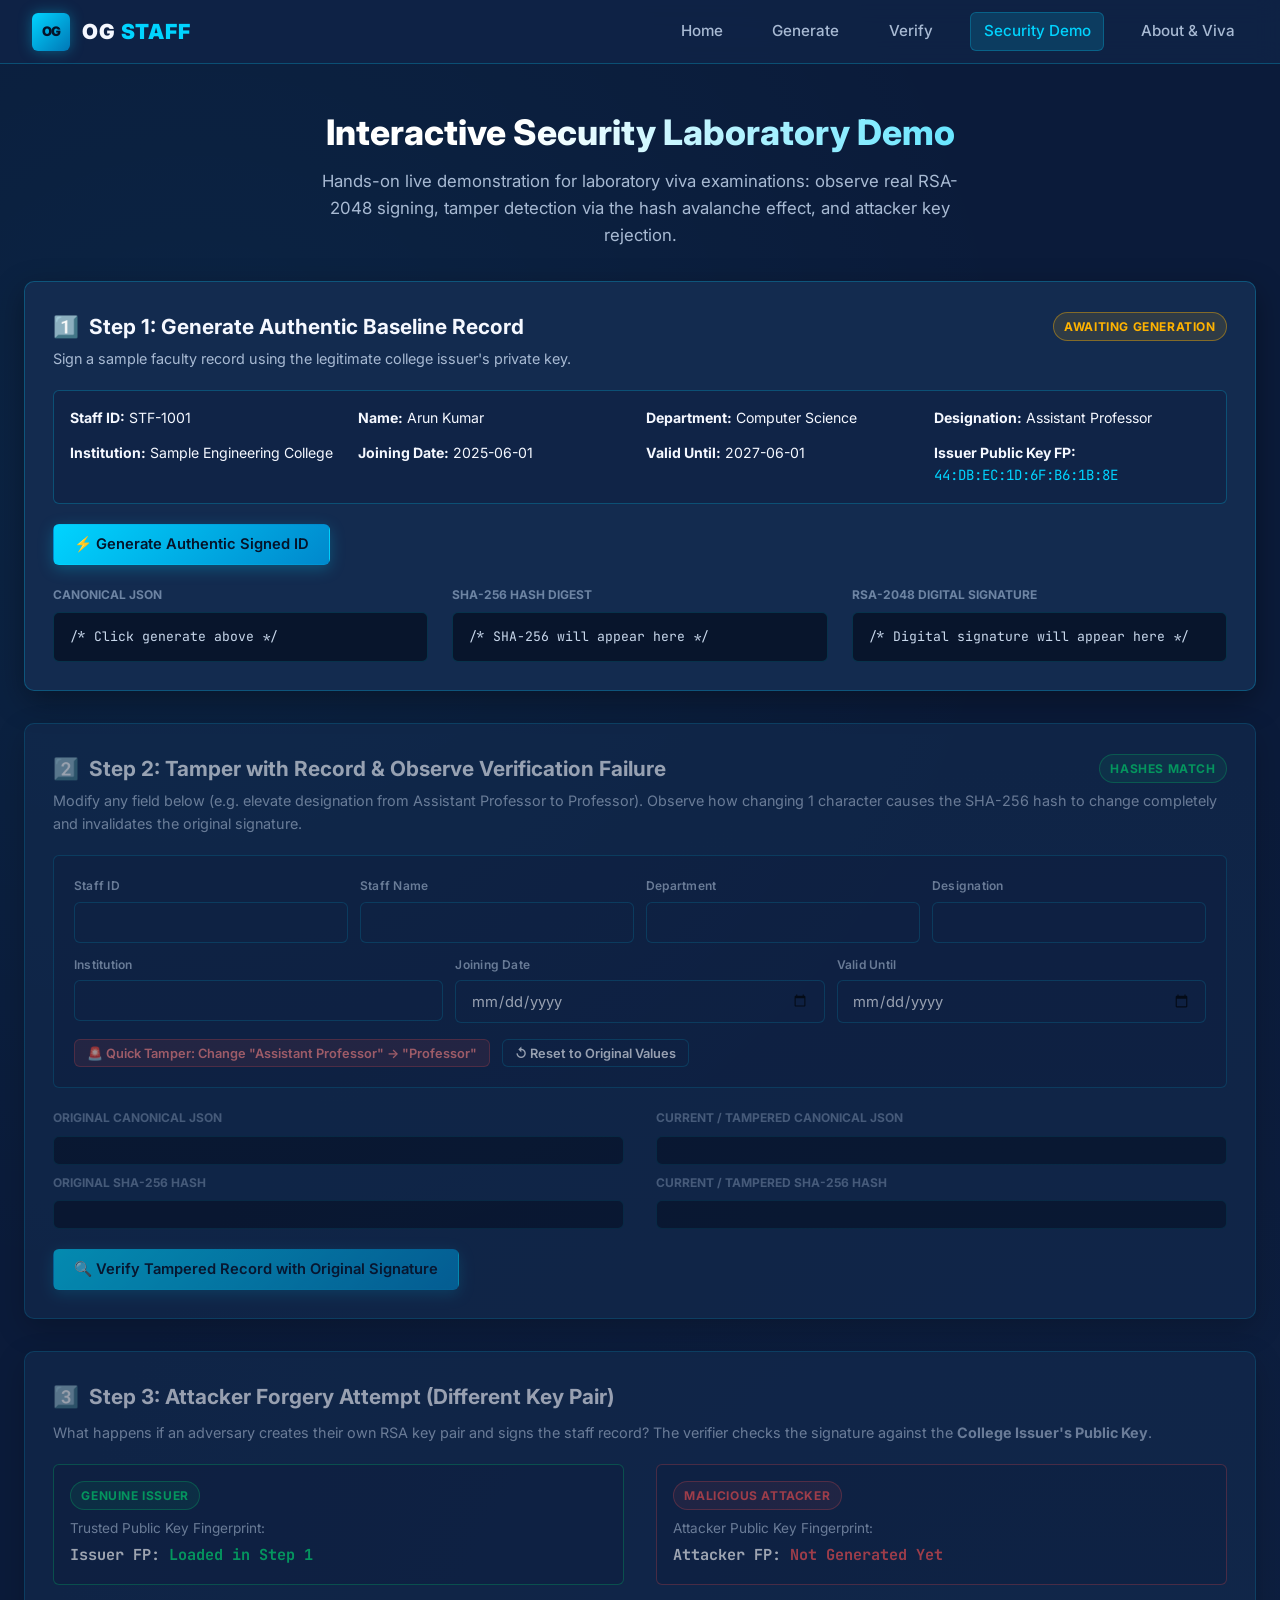
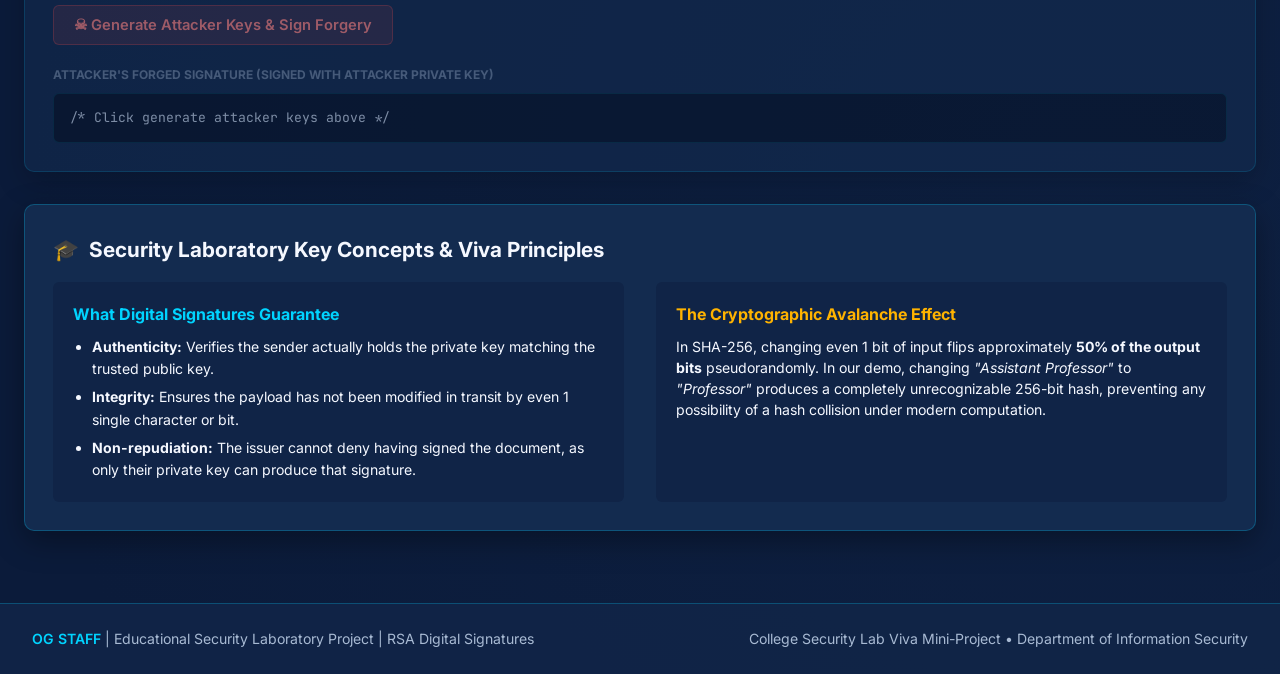
<file: demo.html>
﻿<!DOCTYPE html>
<html lang="en">
<head>
  <meta charset="UTF-8">
  <meta name="viewport" content="width=device-width, initial-scale=1.0">
  <title>Security Laboratory Demonstration — OG STAFF</title>
  <link rel="preconnect" href="https://fonts.googleapis.com">
  <link rel="preconnect" href="https://fonts.gstatic.com" crossorigin>
  <link href="https://fonts.googleapis.com/css2?family=Inter:wght@400;500;600;700;800&family=JetBrains+Mono:wght@400;600&display=swap" rel="stylesheet">
  <link rel="stylesheet" href="css/style.css">
</head>
<body>

  <!-- Site Navigation -->
  <header class="site-header">
    <div class="header-container">
      <a href="index.html" class="brand">
        <div class="brand-icon">OG</div>
        <div class="brand-text">OG <span>STAFF</span></div>
      </a>
      <nav>
        <ul class="nav-links">
          <li><a href="index.html">Home</a></li>
          <li><a href="generate.html">Generate</a></li>
          <li><a href="verify.html">Verify</a></li>
          <li><a href="demo.html" class="active">Security Demo</a></li>
          <li><a href="about.html">About & Viva</a></li>
        </ul>
      </nav>
    </div>
  </header>

  <!-- Main Content -->
  <main class="main-wrapper">

    <!-- Page Header -->
    <div class="page-header">
      <h1 class="page-title">Interactive Security Laboratory Demo</h1>
      <p class="page-subtitle">
        Hands-on live demonstration for laboratory viva examinations: observe real RSA-2048 signing, tamper detection via the hash avalanche effect, and attacker key rejection.
      </p>
    </div>

    <!-- Step 1: Generate Authentic Baseline ID -->
    <section class="card" id="demo-step1-card">
      <div style="display: flex; justify-content: space-between; align-items: center; flex-wrap: wrap; gap: 0.5rem; margin-bottom: 0.75rem;">
        <h2 class="card-title" style="margin-bottom: 0;">
          <span>1️⃣</span> Step 1: Generate Authentic Baseline Record
        </h2>
        <div id="step1-result-badge">
          <span class="badge badge-warning">AWAITING GENERATION</span>
        </div>
      </div>

      <p class="card-subtitle">
        Sign a sample faculty record using the legitimate college issuer's private key.
      </p>

      <div style="display: grid; grid-template-columns: repeat(auto-fit, minmax(220px, 1fr)); gap: 0.75rem; background: var(--bg-secondary); padding: 1rem; border-radius: var(--radius-sm); border: 1px solid var(--cyan-border); margin-bottom: 1.25rem; font-size: 0.88rem;">
        <div><strong>Staff ID:</strong> STF-1001</div>
        <div><strong>Name:</strong> Arun Kumar</div>
        <div><strong>Department:</strong> Computer Science</div>
        <div><strong>Designation:</strong> Assistant Professor</div>
        <div><strong>Institution:</strong> Sample Engineering College</div>
        <div><strong>Joining Date:</strong> 2025-06-01</div>
        <div><strong>Valid Until:</strong> 2027-06-01</div>
        <div><strong>Issuer Public Key FP:</strong> <span id="demo-issuer-fp" style="color: var(--cyan-accent); font-family: var(--font-mono);">—</span></div>
      </div>

      <button id="btn-demo-step1-generate" class="btn btn-primary" style="margin-bottom: 1.25rem;">
        ⚡ Generate Authentic Signed ID
      </button>

      <div class="grid-3">
        <div>
          <div class="code-box-header"><span>Canonical JSON</span></div>
          <pre id="step1-canonical-box" class="code-box">/* Click generate above */</pre>
        </div>
        <div>
          <div class="code-box-header"><span>SHA-256 Hash Digest</span></div>
          <pre id="step1-hash-box" class="code-box">/* SHA-256 will appear here */</pre>
        </div>
        <div>
          <div class="code-box-header"><span>RSA-2048 Digital Signature</span></div>
          <pre id="step1-sig-box" class="code-box">/* Digital signature will appear here */</pre>
        </div>
      </div>
    </section>

    <!-- Step 2: Demonstrate Tampering & Avalanche Effect -->
    <section class="card" id="demo-step2-card" style="opacity: 0.6; pointer-events: none; transition: var(--transition);">
      <div style="display: flex; justify-content: space-between; align-items: center; flex-wrap: wrap; gap: 0.5rem; margin-bottom: 0.75rem;">
        <h2 class="card-title" style="margin-bottom: 0;">
          <span>2️⃣</span> Step 2: Tamper with Record & Observe Verification Failure
        </h2>
        <div id="tamper-hash-match-badge" class="badge badge-success">HASHES MATCH</div>
      </div>

      <p class="card-subtitle">
        Modify any field below (e.g. elevate designation from Assistant Professor to Professor). Observe how changing 1 character causes the SHA-256 hash to change completely and invalidates the original signature.
      </p>

      <!-- Editable Tamper Fields -->
      <div style="background: var(--bg-secondary); padding: 1.25rem; border-radius: var(--radius-sm); border: 1px solid var(--cyan-border); margin-bottom: 1.25rem;">
        <div class="grid-4" style="gap: 0.75rem; margin-bottom: 0.75rem;">
          <div>
            <label class="form-label" style="font-size: 0.75rem;">Staff ID</label>
            <input type="text" id="tamper-id" class="form-control tamper-field">
          </div>
          <div>
            <label class="form-label" style="font-size: 0.75rem;">Staff Name</label>
            <input type="text" id="tamper-name" class="form-control tamper-field">
          </div>
          <div>
            <label class="form-label" style="font-size: 0.75rem;">Department</label>
            <input type="text" id="tamper-dept" class="form-control tamper-field">
          </div>
          <div>
            <label class="form-label" style="font-size: 0.75rem;">Designation</label>
            <input type="text" id="tamper-desig" class="form-control tamper-field">
          </div>
        </div>

        <div class="grid-3" style="gap: 0.75rem;">
          <div>
            <label class="form-label" style="font-size: 0.75rem;">Institution</label>
            <input type="text" id="tamper-inst" class="form-control tamper-field">
          </div>
          <div>
            <label class="form-label" style="font-size: 0.75rem;">Joining Date</label>
            <input type="date" id="tamper-joining" class="form-control tamper-field">
          </div>
          <div>
            <label class="form-label" style="font-size: 0.75rem;">Valid Until</label>
            <input type="date" id="tamper-valid" class="form-control tamper-field">
          </div>
        </div>

        <div class="btn-group" style="margin-top: 1rem;">
          <button id="btn-demo-quick-tamper" class="btn btn-danger btn-sm">
            🚨 Quick Tamper: Change "Assistant Professor" → "Professor"
          </button>
          <button id="btn-demo-reset-tamper" class="btn btn-secondary btn-sm">
            ↺ Reset to Original Values
          </button>
        </div>
      </div>

      <!-- Side-by-Side Comparison -->
      <div class="grid-2" style="margin-bottom: 1.25rem;">
        <div>
          <div class="code-box-header"><span>Original Canonical JSON</span></div>
          <pre id="tamper-orig-json" class="code-box"></pre>
          <div class="code-box-header" style="margin-top: 0.5rem;"><span>Original SHA-256 Hash</span></div>
          <pre id="tamper-orig-hash" class="code-box" style="color: var(--color-success);"></pre>
        </div>

        <div>
          <div class="code-box-header"><span>Current / Tampered Canonical JSON</span></div>
          <pre id="tamper-curr-json" class="code-box"></pre>
          <div class="code-box-header" style="margin-top: 0.5rem;"><span>Current / Tampered SHA-256 Hash</span></div>
          <pre id="tamper-curr-hash" class="code-box" style="color: var(--color-warning);"></pre>
        </div>
      </div>

      <button id="btn-demo-verify-tampered" class="btn btn-primary">
        🔍 Verify Tampered Record with Original Signature
      </button>

      <!-- Tamper Result Box -->
      <div id="tamper-result-box" class="result-card state-invalid" style="display: none; margin-top: 1.25rem;">
        <div id="tamper-result-title" class="result-title">TAMPERING DETECTED</div>
        <div id="tamper-result-msg" class="result-meta" style="margin-top: 0.5rem;"></div>
      </div>
    </section>

    <!-- Step 3: Demonstrate Attacker Key Forgery Failure -->
    <section class="card" id="demo-step3-card" style="opacity: 0.6; pointer-events: none; transition: var(--transition);">
      <h2 class="card-title">
        <span>3️⃣</span> Step 3: Attacker Forgery Attempt (Different Key Pair)
      </h2>
      <p class="card-subtitle">
        What happens if an adversary creates their own RSA key pair and signs the staff record? The verifier checks the signature against the <strong>College Issuer's Public Key</strong>.
      </p>

      <div class="grid-2" style="margin-bottom: 1.25rem;">
        <div style="background: var(--bg-secondary); padding: 1rem; border-radius: var(--radius-sm); border: 1px solid rgba(0, 230, 118, 0.4);">
          <span class="badge badge-success" style="margin-bottom: 0.5rem;">GENUINE ISSUER</span>
          <div style="font-size: 0.85rem; color: var(--text-muted);">Trusted Public Key Fingerprint:</div>
          <div style="font-family: var(--font-mono); font-size: 0.95rem; font-weight: 700; color: #ffffff; margin-top: 0.2rem;">
            Issuer FP: <span id="demo-issuer-fp-2" style="color: var(--color-success);">Loaded in Step 1</span>
          </div>
        </div>

        <div style="background: var(--bg-secondary); padding: 1rem; border-radius: var(--radius-sm); border: 1px solid rgba(255, 82, 82, 0.4);">
          <span class="badge badge-error" style="margin-bottom: 0.5rem;">MALICIOUS ATTACKER</span>
          <div style="font-size: 0.85rem; color: var(--text-muted);">Attacker Public Key Fingerprint:</div>
          <div style="font-family: var(--font-mono); font-size: 0.95rem; font-weight: 700; color: #ffffff; margin-top: 0.2rem;">
            Attacker FP: <span id="demo-attacker-fp" style="color: var(--color-error);">Not Generated Yet</span>
          </div>
        </div>
      </div>

      <button id="btn-demo-generate-attacker" class="btn btn-danger" style="margin-bottom: 1.25rem;">
        ☠ Generate Attacker Keys & Sign Forgery
      </button>

      <div>
        <div class="code-box-header"><span>Attacker's Forged Signature (Signed with Attacker Private Key)</span></div>
        <pre id="attacker-forged-sig" class="code-box">/* Click generate attacker keys above */</pre>
      </div>

      <div id="attacker-result-box" class="result-card state-invalid" style="display: none; margin-top: 1.25rem;">
        <div id="attacker-result-title" class="result-title">FORGERY REJECTED</div>
        <div id="attacker-result-msg" class="result-meta" style="margin-top: 0.5rem;"></div>
      </div>
    </section>

    <!-- Educational Viva Explanations -->
    <section class="card">
      <h2 class="card-title">
        <span>🎓</span> Security Laboratory Key Concepts & Viva Principles
      </h2>

      <div class="grid-2">
        <div style="padding: 1.25rem; background: var(--bg-secondary); border-radius: var(--radius-sm);">
          <h4 style="color: var(--cyan-accent); margin-bottom: 0.5rem;">What Digital Signatures Guarantee</h4>
          <ul style="padding-left: 1.2rem; font-size: 0.88rem; color: var(--text-main); display: flex; flex-direction: column; gap: 0.35rem;">
            <li><strong>Authenticity:</strong> Verifies the sender actually holds the private key matching the trusted public key.</li>
            <li><strong>Integrity:</strong> Ensures the payload has not been modified in transit by even 1 single character or bit.</li>
            <li><strong>Non-repudiation:</strong> The issuer cannot deny having signed the document, as only their private key can produce that signature.</li>
          </ul>
        </div>

        <div style="padding: 1.25rem; background: var(--bg-secondary); border-radius: var(--radius-sm);">
          <h4 style="color: var(--color-warning); margin-bottom: 0.5rem;">The Cryptographic Avalanche Effect</h4>
          <p style="font-size: 0.88rem; color: var(--text-main); line-height: 1.5;">
            In SHA-256, changing even 1 bit of input flips approximately <strong>50% of the output bits</strong> pseudorandomly. In our demo, changing <em>"Assistant Professor"</em> to <em>"Professor"</em> produces a completely unrecognizable 256-bit hash, preventing any possibility of a hash collision under modern computation.
          </p>
        </div>
      </div>
    </section>

  </main>

  <!-- Site Footer -->
  <footer class="site-footer">
    <div style="max-width: 1280px; margin: 0 auto; display: flex; justify-content: space-between; align-items: center; flex-wrap: wrap; gap: 1rem;">
      <div>
        <span class="footer-highlight">OG STAFF</span> | Educational Security Laboratory Project | RSA Digital Signatures
      </div>
      <div>
        College Security Lab Viva Mini-Project &bull; Department of Information Security
      </div>
    </div>
  </footer>

  <script type="module" src="js/demo.js"></script>
</body>
</html>
</file>
<file: css/style.css>
﻿/* ==========================================================================
   OG STAFF — Global Design System & Stylesheet
   Theme: High-Tech Cybersecurity Dark Theme
   ========================================================================== */

:root {
  --bg-navy: #0b1b3a;
  --bg-secondary: #102447;
  --bg-card: #132b4f;
  --bg-card-hover: #173561;
  --cyan-accent: #00d4ff;
  --cyan-glow: rgba(0, 212, 255, 0.35);
  --cyan-subtle: rgba(0, 212, 255, 0.12);
  --cyan-border: rgba(0, 212, 255, 0.25);
  --text-main: #f5f8ff;
  --text-muted: #a8bad3;
  --text-dim: #6d84a3;
  --color-success: #00e676;
  --color-success-bg: rgba(0, 230, 118, 0.12);
  --color-error: #ff5252;
  --color-error-bg: rgba(255, 82, 82, 0.12);
  --color-warning: #ffb300;
  --color-warning-bg: rgba(255, 179, 0, 0.12);
  --font-sans: 'Inter', -apple-system, BlinkMacSystemFont, "Segoe UI", Roboto, sans-serif;
  --font-mono: 'JetBrains Mono', 'Fira Code', 'Courier New', monospace;
  --radius-sm: 6px;
  --radius-md: 10px;
  --radius-lg: 16px;
  --transition: all 0.25s cubic-bezier(0.16, 1, 0.3, 1);
}

/* Base & Reset */
* {
  box-sizing: border-box;
  margin: 0;
  padding: 0;
}

body {
  font-family: var(--font-sans);
  background-color: var(--bg-navy);
  color: var(--text-main);
  line-height: 1.6;
  min-height: 100vh;
  display: flex;
  flex-direction: column;
  overflow-x: hidden;
  background-image: 
    radial-gradient(circle at 15% 20%, rgba(0, 212, 255, 0.05) 0%, transparent 40%),
    radial-gradient(circle at 85% 80%, rgba(16, 36, 71, 0.6) 0%, transparent 50%);
}

a {
  color: var(--cyan-accent);
  text-decoration: none;
  transition: var(--transition);
}

a:hover {
  text-decoration: underline;
  color: #5ce1e6;
}

/* ==========================================================================
   Header & Navigation
   ========================================================================== */
.site-header {
  background-color: rgba(16, 36, 71, 0.85);
  backdrop-filter: blur(12px);
  -webkit-backdrop-filter: blur(12px);
  border-bottom: 1px solid var(--cyan-border);
  position: sticky;
  top: 0;
  z-index: 100;
  padding: 0.75rem 2rem;
}

.header-container {
  max-width: 1280px;
  margin: 0 auto;
  display: flex;
  align-items: center;
  justify-content: space-between;
}

.brand {
  display: flex;
  align-items: center;
  gap: 0.75rem;
  font-weight: 700;
  font-size: 1.25rem;
  color: var(--text-main);
  text-decoration: none;
}

.brand:hover {
  text-decoration: none;
}

.brand-icon {
  width: 38px;
  height: 38px;
  background: linear-gradient(135deg, var(--cyan-accent), #0077b6);
  border-radius: var(--radius-sm);
  display: flex;
  align-items: center;
  justify-content: center;
  color: #051329;
  font-weight: 900;
  font-size: 0.82rem;
  letter-spacing: -0.04em;
  font-family: var(--font-sans);
  box-shadow: 0 0 14px var(--cyan-glow);
  flex-shrink: 0;
}

.brand-text {
  font-size: 1.3rem;
  font-weight: 900;
  letter-spacing: 0.04em;
  text-transform: uppercase;
  color: var(--text-main);
}

.brand-text span {
  color: var(--cyan-accent);
}

.nav-links {
  display: flex;
  align-items: center;
  gap: 1.5rem;
  list-style: none;
}

.nav-links a {
  color: var(--text-muted);
  font-weight: 500;
  font-size: 0.95rem;
  padding: 0.4rem 0.8rem;
  border-radius: var(--radius-sm);
  transition: var(--transition);
  display: inline-flex;
  align-items: center;
  gap: 0.4rem;
}

.nav-links a:hover {
  color: var(--text-main);
  background-color: var(--cyan-subtle);
  text-decoration: none;
}

.nav-links a.active {
  color: var(--cyan-accent);
  background-color: rgba(0, 212, 255, 0.15);
  border: 1px solid var(--cyan-border);
}

/* ==========================================================================
   Main Content Layout
   ========================================================================== */
.main-wrapper {
  flex: 1;
  max-width: 1280px;
  width: 100%;
  margin: 0 auto;
  padding: 2.5rem 1.5rem;
}

.page-header {
  margin-bottom: 2rem;
  text-align: center;
}

.page-title {
  font-size: 2.2rem;
  font-weight: 800;
  margin-bottom: 0.5rem;
  background: linear-gradient(90deg, #ffffff 40%, var(--cyan-accent) 100%);
  -webkit-background-clip: text;
  -webkit-text-fill-color: transparent;
}

.page-subtitle {
  color: var(--text-muted);
  font-size: 1.05rem;
  max-width: 650px;
  margin: 0 auto;
}

/* Cards & Panels */
.card {
  background-color: var(--bg-card);
  border: 1px solid var(--cyan-border);
  border-radius: var(--radius-md);
  padding: 1.75rem;
  margin-bottom: 2rem;
  box-shadow: 0 10px 30px rgba(0, 0, 0, 0.35);
  transition: var(--transition);
  position: relative;
  overflow: hidden;
}

.card:hover {
  border-color: rgba(0, 212, 255, 0.45);
}

.card-title {
  font-size: 1.3rem;
  font-weight: 700;
  color: var(--text-main);
  margin-bottom: 1rem;
  display: flex;
  align-items: center;
  gap: 0.6rem;
}

.card-subtitle {
  color: var(--text-muted);
  font-size: 0.9rem;
  margin-top: -0.5rem;
  margin-bottom: 1.25rem;
}

/* Grid System */
.grid-2 {
  display: grid;
  grid-template-columns: 1fr 1fr;
  gap: 2rem;
}

.grid-3 {
  display: grid;
  grid-template-columns: repeat(3, 1fr);
  gap: 1.5rem;
}

.grid-4 {
  display: grid;
  grid-template-columns: repeat(4, 1fr);
  gap: 1.25rem;
}

@media (max-width: 992px) {
  .grid-2, .grid-3, .grid-4 {
    grid-template-columns: 1fr;
  }
}

/* ==========================================================================
   Badges, Pills & Statuses
   ========================================================================== */
.badge {
  display: inline-flex;
  align-items: center;
  gap: 0.35rem;
  font-size: 0.75rem;
  font-weight: 700;
  letter-spacing: 0.05em;
  text-transform: uppercase;
  padding: 0.25rem 0.65rem;
  border-radius: 999px;
  border: 1px solid currentColor;
}

.badge-cyan {
  color: var(--cyan-accent);
  background-color: var(--cyan-subtle);
  border-color: var(--cyan-border);
}

.badge-success {
  color: var(--color-success);
  background-color: var(--color-success-bg);
  border-color: rgba(0, 230, 118, 0.4);
}

.badge-warning {
  color: var(--color-warning);
  background-color: var(--color-warning-bg);
  border-color: rgba(255, 179, 0, 0.4);
}

.badge-error {
  color: var(--color-error);
  background-color: var(--color-error-bg);
  border-color: rgba(255, 82, 82, 0.4);
}

/* Security Warning Banner */
.security-warning-banner {
  background: rgba(255, 179, 0, 0.08);
  border: 1px solid rgba(255, 179, 0, 0.35);
  border-left: 4px solid var(--color-warning);
  border-radius: var(--radius-sm);
  padding: 1rem 1.25rem;
  margin-bottom: 1.5rem;
  display: flex;
  gap: 0.85rem;
  align-items: flex-start;
  color: #ffe082;
  font-size: 0.88rem;
  line-height: 1.5;
}

.security-warning-icon {
  font-size: 1.3rem;
  color: var(--color-warning);
}

/* ==========================================================================
   Buttons & Controls
   ========================================================================== */
.btn {
  display: inline-flex;
  align-items: center;
  justify-content: center;
  gap: 0.5rem;
  font-family: var(--font-sans);
  font-size: 0.92rem;
  font-weight: 600;
  padding: 0.65rem 1.25rem;
  border-radius: var(--radius-sm);
  border: 1px solid transparent;
  cursor: pointer;
  transition: var(--transition);
  text-decoration: none;
}

.btn:disabled {
  opacity: 0.5;
  cursor: not-allowed;
  pointer-events: none;
}

.btn-primary {
  background: linear-gradient(135deg, #00d4ff 0%, #0088cc 100%);
  color: #051329;
  box-shadow: 0 4px 15px rgba(0, 212, 255, 0.25);
}

.btn-primary:hover {
  background: linear-gradient(135deg, #38e1ff 0%, #0099e6 100%);
  box-shadow: 0 6px 20px rgba(0, 212, 255, 0.4);
  transform: translateY(-1px);
  color: #051329;
  text-decoration: none;
}

.btn-secondary {
  background-color: var(--bg-secondary);
  color: var(--text-main);
  border: 1px solid var(--cyan-border);
}

.btn-secondary:hover {
  background-color: rgba(0, 212, 255, 0.15);
  border-color: var(--cyan-accent);
  color: var(--text-main);
  text-decoration: none;
}

.btn-danger {
  background-color: rgba(255, 82, 82, 0.15);
  color: #ff8585;
  border: 1px solid rgba(255, 82, 82, 0.35);
}

.btn-danger:hover {
  background-color: rgba(255, 82, 82, 0.25);
  border-color: var(--color-error);
  color: #ffffff;
}

.btn-sm {
  font-size: 0.8rem;
  padding: 0.35rem 0.75rem;
}

.btn-block {
  width: 100%;
}

.btn-group {
  display: flex;
  flex-wrap: wrap;
  gap: 0.75rem;
}

/* ==========================================================================
   Forms & Inputs
   ========================================================================== */
.form-group {
  margin-bottom: 1.25rem;
}

.form-label {
  display: block;
  font-size: 0.85rem;
  font-weight: 600;
  color: var(--text-muted);
  margin-bottom: 0.4rem;
  letter-spacing: 0.02em;
}

.form-label .required {
  color: var(--color-error);
}

.form-control {
  width: 100%;
  padding: 0.65rem 0.9rem;
  background-color: var(--bg-secondary);
  border: 1px solid var(--cyan-border);
  border-radius: var(--radius-sm);
  color: var(--text-main);
  font-family: var(--font-sans);
  font-size: 0.92rem;
  transition: var(--transition);
}

.form-control:focus {
  outline: none;
  border-color: var(--cyan-accent);
  box-shadow: 0 0 0 3px rgba(0, 212, 255, 0.18);
  background-color: #122b52;
}

.form-control::placeholder {
  color: var(--text-dim);
}

textarea.form-control {
  font-family: var(--font-mono);
  font-size: 0.85rem;
  resize: vertical;
}

.form-hint {
  font-size: 0.75rem;
  color: var(--text-dim);
  margin-top: 0.35rem;
}

/* ==========================================================================
   Tabs Component
   ========================================================================== */
.tab-nav {
  display: flex;
  gap: 0.5rem;
  border-bottom: 1px solid var(--cyan-border);
  margin-bottom: 1.5rem;
  overflow-x: auto;
}

.tab-btn {
  background: transparent;
  border: none;
  border-bottom: 2px solid transparent;
  color: var(--text-muted);
  font-family: var(--font-sans);
  font-size: 0.95rem;
  font-weight: 600;
  padding: 0.75rem 1.25rem;
  cursor: pointer;
  transition: var(--transition);
  display: flex;
  align-items: center;
  gap: 0.5rem;
  white-space: nowrap;
}

.tab-btn:hover {
  color: var(--text-main);
}

.tab-btn.active {
  color: var(--cyan-accent);
  border-bottom-color: var(--cyan-accent);
  background-color: rgba(0, 212, 255, 0.05);
}

.tab-pane {
  display: none;
}

.tab-pane.active {
  display: block;
  animation: fadeIn 0.25s ease;
}

@keyframes fadeIn {
  from { opacity: 0; transform: translateY(4px); }
  to { opacity: 1; transform: translateY(0); }
}

/* ==========================================================================
   Printable Staff ID Card
   ========================================================================== */
.id-card-preview-wrapper {
  display: flex;
  flex-direction: column;
  align-items: center;
  gap: 1.5rem;
}

.id-card {
  width: 380px;
  min-height: 540px;
  background: linear-gradient(160deg, #102447 0%, #0d1e3a 100%);
  border: 2px solid var(--cyan-accent);
  border-radius: 14px;
  box-shadow: 0 15px 35px rgba(0, 0, 0, 0.6), 0 0 25px rgba(0, 212, 255, 0.15);
  display: flex;
  flex-direction: column;
  overflow: hidden;
  position: relative;
  color: var(--text-main);
}

.id-card::before {
  content: "";
  position: absolute;
  top: 0;
  left: 0;
  right: 0;
  height: 6px;
  background: linear-gradient(90deg, #00d4ff, #0077b6, #00e676);
}

.id-card-header {
  padding: 1.25rem 1rem 0.75rem;
  text-align: center;
  background-color: rgba(0, 212, 255, 0.04);
  border-bottom: 1px solid rgba(0, 212, 255, 0.15);
}

.id-card-inst-title {
  font-size: 0.95rem;
  font-weight: 800;
  text-transform: uppercase;
  letter-spacing: 0.05em;
  color: var(--cyan-accent);
}

.id-card-badge-sub {
  font-size: 0.68rem;
  color: var(--text-muted);
  text-transform: uppercase;
  letter-spacing: 0.08em;
  margin-top: 2px;
}

.id-card-body {
  padding: 1.25rem 1.25rem 0.75rem;
  display: flex;
  flex-direction: column;
  align-items: center;
  flex: 1;
}

.id-card-photo-box {
  width: 110px;
  height: 110px;
  border-radius: 10px;
  border: 2px solid var(--cyan-accent);
  overflow: hidden;
  background-color: #0a1830;
  margin-bottom: 0.75rem;
  box-shadow: 0 4px 12px rgba(0, 0, 0, 0.4);
  display: flex;
  align-items: center;
  justify-content: center;
}

.id-card-photo-box img {
  width: 100%;
  height: 100%;
  object-fit: cover;
}

.id-card-name {
  font-size: 1.2rem;
  font-weight: 700;
  color: #ffffff;
  text-align: center;
  margin-bottom: 2px;
}

.id-card-designation {
  font-size: 0.85rem;
  font-weight: 600;
  color: var(--cyan-accent);
  text-align: center;
  margin-bottom: 0.85rem;
}

.id-card-details-table {
  width: 100%;
  font-size: 0.8rem;
  border-collapse: collapse;
  margin-bottom: 0.75rem;
}

.id-card-details-table tr {
  border-bottom: 1px solid rgba(255, 255, 255, 0.06);
}

.id-card-details-table td {
  padding: 0.35rem 0.2rem;
}

.id-card-details-table .lbl {
  color: var(--text-muted);
  font-weight: 500;
  width: 42%;
}

.id-card-details-table .val {
  color: var(--text-main);
  font-weight: 600;
  text-align: right;
  word-break: break-word;
}

.id-card-barcode-container {
  width: 100%;
  background-color: #ffffff;
  border-radius: var(--radius-sm);
  padding: 0.5rem 0.25rem 0.25rem;
  text-align: center;
  margin-top: auto;
  border: 1px solid var(--cyan-border);
}

.id-card-barcode-container svg {
  max-width: 100%;
  height: auto;
  display: block;
  margin: 0 auto;
}

.id-card-token-text {
  font-family: var(--font-mono);
  font-size: 0.68rem;
  color: #333333;
  font-weight: 700;
  letter-spacing: 0.05em;
  margin-top: 2px;
}

.id-card-footer {
  padding: 0.5rem 1rem;
  background-color: rgba(16, 36, 71, 0.9);
  border-top: 1px solid rgba(0, 212, 255, 0.15);
  font-size: 0.65rem;
  color: var(--text-muted);
  text-align: center;
  display: flex;
  justify-content: space-between;
  align-items: center;
}

.id-card-sig-preview {
  font-family: var(--font-mono);
  color: var(--cyan-accent);
}

/* ==========================================================================
   Verification State Cards
   ========================================================================== */
.result-card {
  border-radius: var(--radius-md);
  padding: 1.75rem;
  margin-bottom: 1.5rem;
  position: relative;
  border: 1px solid transparent;
}

.result-card.state-verified {
  background: rgba(0, 230, 118, 0.08);
  border-color: rgba(0, 230, 118, 0.5);
  box-shadow: 0 0 25px rgba(0, 230, 118, 0.15);
}

.result-card.state-invalid {
  background: rgba(255, 82, 82, 0.08);
  border-color: rgba(255, 82, 82, 0.5);
  box-shadow: 0 0 25px rgba(255, 82, 82, 0.15);
}

.result-card.state-expired {
  background: rgba(255, 179, 0, 0.08);
  border-color: rgba(255, 179, 0, 0.5);
  box-shadow: 0 0 25px rgba(255, 179, 0, 0.15);
}

.result-card.state-error {
  background: rgba(168, 186, 211, 0.08);
  border-color: rgba(168, 186, 211, 0.35);
}

.result-header {
  display: flex;
  align-items: center;
  gap: 1rem;
  margin-bottom: 1rem;
}

.result-icon {
  width: 44px;
  height: 44px;
  border-radius: 50%;
  display: flex;
  align-items: center;
  justify-content: center;
  font-size: 1.5rem;
  font-weight: 900;
  flex-shrink: 0;
}

.state-verified .result-icon {
  background: var(--color-success);
  color: #051329;
}

.state-invalid .result-icon {
  background: var(--color-error);
  color: #ffffff;
}

.state-expired .result-icon {
  background: var(--color-warning);
  color: #051329;
}

.state-error .result-icon {
  background: var(--text-dim);
  color: #ffffff;
}

.result-title {
  font-size: 1.3rem;
  font-weight: 800;
}

.state-verified .result-title { color: var(--color-success); }
.state-invalid .result-title { color: var(--color-error); }
.state-expired .result-title { color: var(--color-warning); }
.state-error .result-title { color: var(--text-main); }

.result-meta {
  color: var(--text-muted);
  font-size: 0.9rem;
}

/* ==========================================================================
   Step-by-Step Verification Log
   ========================================================================== */
.verification-log {
  background-color: var(--bg-secondary);
  border: 1px solid var(--cyan-border);
  border-radius: var(--radius-sm);
  padding: 1rem 1.25rem;
  margin-top: 1.25rem;
}

.log-title {
  font-size: 0.85rem;
  font-weight: 700;
  text-transform: uppercase;
  letter-spacing: 0.05em;
  color: var(--cyan-accent);
  margin-bottom: 0.75rem;
  display: flex;
  align-items: center;
  gap: 0.5rem;
}

.log-steps {
  list-style: none;
  display: flex;
  flex-direction: column;
  gap: 0.6rem;
}

.log-step {
  font-size: 0.84rem;
  display: flex;
  align-items: flex-start;
  gap: 0.65rem;
  color: var(--text-muted);
}

.log-step-num {
  width: 20px;
  height: 20px;
  border-radius: 50%;
  background-color: rgba(0, 212, 255, 0.15);
  color: var(--cyan-accent);
  display: flex;
  align-items: center;
  justify-content: center;
  font-size: 0.72rem;
  font-weight: 700;
  flex-shrink: 0;
  margin-top: 1px;
}

.log-step.pass .log-step-num {
  background-color: var(--color-success-bg);
  color: var(--color-success);
}

.log-step.fail .log-step-num {
  background-color: var(--color-error-bg);
  color: var(--color-error);
}

.log-step-text {
  flex: 1;
}

.log-step-code {
  font-family: var(--font-mono);
  font-size: 0.78rem;
  color: var(--cyan-accent);
  word-break: break-all;
  display: block;
  margin-top: 2px;
}

/* ==========================================================================
   Code Blocks & Previews
   ========================================================================== */
.code-box {
  background-color: #08152c;
  border: 1px solid rgba(0, 212, 255, 0.15);
  border-radius: var(--radius-sm);
  padding: 0.85rem 1rem;
  font-family: var(--font-mono);
  font-size: 0.82rem;
  color: #c9d8ec;
  overflow-x: auto;
  position: relative;
  white-space: pre-wrap;
  word-break: break-all;
}

.code-box-header {
  display: flex;
  justify-content: space-between;
  align-items: center;
  margin-bottom: 0.5rem;
  font-size: 0.75rem;
  color: var(--text-dim);
  text-transform: uppercase;
  font-weight: 700;
}

/* ==========================================================================
   Camera Scanner Viewport
   ========================================================================== */
.scanner-container {
  width: 100%;
  max-width: 500px;
  margin: 0 auto;
  border-radius: var(--radius-md);
  border: 2px dashed var(--cyan-border);
  overflow: hidden;
  background-color: #071224;
  position: relative;
  min-height: 280px;
  display: flex;
  flex-direction: column;
  align-items: center;
  justify-content: center;
}

.scanner-video {
  width: 100%;
  height: 100%;
  max-height: 340px;
  object-fit: cover;
  display: none;
}

.scanner-overlay {
  position: absolute;
  top: 50%;
  left: 10%;
  right: 10%;
  height: 2px;
  background: var(--cyan-accent);
  box-shadow: 0 0 10px var(--cyan-accent);
  display: none;
  animation: scanLaser 2s infinite ease-in-out;
}

@keyframes scanLaser {
  0% { transform: translateY(-70px); }
  50% { transform: translateY(70px); }
  100% { transform: translateY(-70px); }
}

.scanner-placeholder {
  padding: 2rem 1rem;
  text-align: center;
  color: var(--text-dim);
}

/* ==========================================================================
   Recent IDs Table / History
   ========================================================================== */
.table-responsive {
  width: 100%;
  overflow-x: auto;
}

.data-table {
  width: 100%;
  border-collapse: collapse;
  font-size: 0.88rem;
  text-align: left;
}

.data-table th {
  padding: 0.75rem 1rem;
  background-color: var(--bg-secondary);
  color: var(--cyan-accent);
  font-weight: 700;
  border-bottom: 1px solid var(--cyan-border);
}

.data-table td {
  padding: 0.75rem 1rem;
  border-bottom: 1px solid rgba(255, 255, 255, 0.05);
  color: var(--text-main);
}

.data-table tr:hover td {
  background-color: rgba(0, 212, 255, 0.03);
}

/* ==========================================================================
   Toast Notifications
   ========================================================================== */
.toast-container {
  position: fixed;
  bottom: 24px;
  right: 24px;
  z-index: 9999;
  display: flex;
  flex-direction: column;
  gap: 10px;
  max-width: 420px;
  width: 100%;
}

.toast {
  background-color: var(--bg-secondary);
  border: 1px solid var(--cyan-border);
  border-radius: var(--radius-sm);
  padding: 0.9rem 1.1rem;
  box-shadow: 0 10px 25px rgba(0, 0, 0, 0.5);
  display: flex;
  align-items: center;
  gap: 0.75rem;
  color: var(--text-main);
  animation: slideInToast 0.3s ease;
  transition: opacity 0.3s ease, transform 0.3s ease;
}

.toast.fade-out {
  opacity: 0;
  transform: translateY(10px);
}

.toast-success {
  border-left: 4px solid var(--color-success);
}

.toast-error {
  border-left: 4px solid var(--color-error);
}

.toast-warning {
  border-left: 4px solid var(--color-warning);
}

.toast-info {
  border-left: 4px solid var(--cyan-accent);
}

.toast-icon {
  font-weight: bold;
  font-size: 1.1rem;
}

.toast-success .toast-icon { color: var(--color-success); }
.toast-error .toast-icon { color: var(--color-error); }
.toast-warning .toast-icon { color: var(--color-warning); }
.toast-info .toast-icon { color: var(--cyan-accent); }

.toast-message {
  flex: 1;
  font-size: 0.88rem;
}

.toast-close {
  background: transparent;
  border: none;
  color: var(--text-dim);
  font-size: 1.2rem;
  cursor: pointer;
  line-height: 1;
}

.toast-close:hover {
  color: var(--text-main);
}

@keyframes slideInToast {
  from { opacity: 0; transform: translateX(20px); }
  to { opacity: 1; transform: translateX(0); }
}

/* ==========================================================================
   Footer
   ========================================================================== */
.site-footer {
  background-color: rgba(16, 36, 71, 0.95);
  border-top: 1px solid var(--cyan-border);
  padding: 1.5rem 2rem;
  text-align: center;
  color: var(--text-muted);
  font-size: 0.88rem;
  margin-top: auto;
}

.footer-highlight {
  color: var(--cyan-accent);
  font-weight: 600;
}

/* ==========================================================================
   Print Stylesheet — ONLY PRINTS THE CARD
   ========================================================================== */
@media print {
  body {
    background: none !important;
    background-color: #ffffff !important;
    color: #000000 !important;
  }

  .site-header,
  .site-footer,
  .page-header,
  .key-panel,
  .form-panel,
  .card:not(#printable-card-container),
  .btn-group,
  .toast-container,
  .tab-nav,
  .recent-ids-panel,
  .security-warning-banner,
  nav,
  button {
    display: none !important;
  }

  .main-wrapper {
    max-width: 100% !important;
    padding: 0 !important;
    margin: 0 !important;
  }

  #printable-card-container {
    display: block !important;
    border: none !important;
    box-shadow: none !important;
    background: transparent !important;
    padding: 0 !important;
    margin: 0 auto !important;
  }

  .id-card {
    box-shadow: none !important;
    border: 2px solid #000000 !important;
    background: #ffffff !important;
    color: #000000 !important;
    -webkit-print-color-adjust: exact;
    print-color-adjust: exact;
    page-break-inside: avoid;
    margin: 20px auto;
  }

  .id-card-header {
    background-color: #f0f4f8 !important;
  }

  .id-card-inst-title {
    color: #0b1b3a !important;
  }

  .id-card-name {
    color: #000000 !important;
  }

  .id-card-designation {
    color: #0077b6 !important;
  }

  .id-card-details-table .lbl {
    color: #444444 !important;
  }

  .id-card-details-table .val {
    color: #000000 !important;
  }

  .id-card-footer {
    background-color: #f0f4f8 !important;
    color: #444444 !important;
  }

  .id-card-sig-preview {
    color: #000000 !important;
  }
}
</file>
